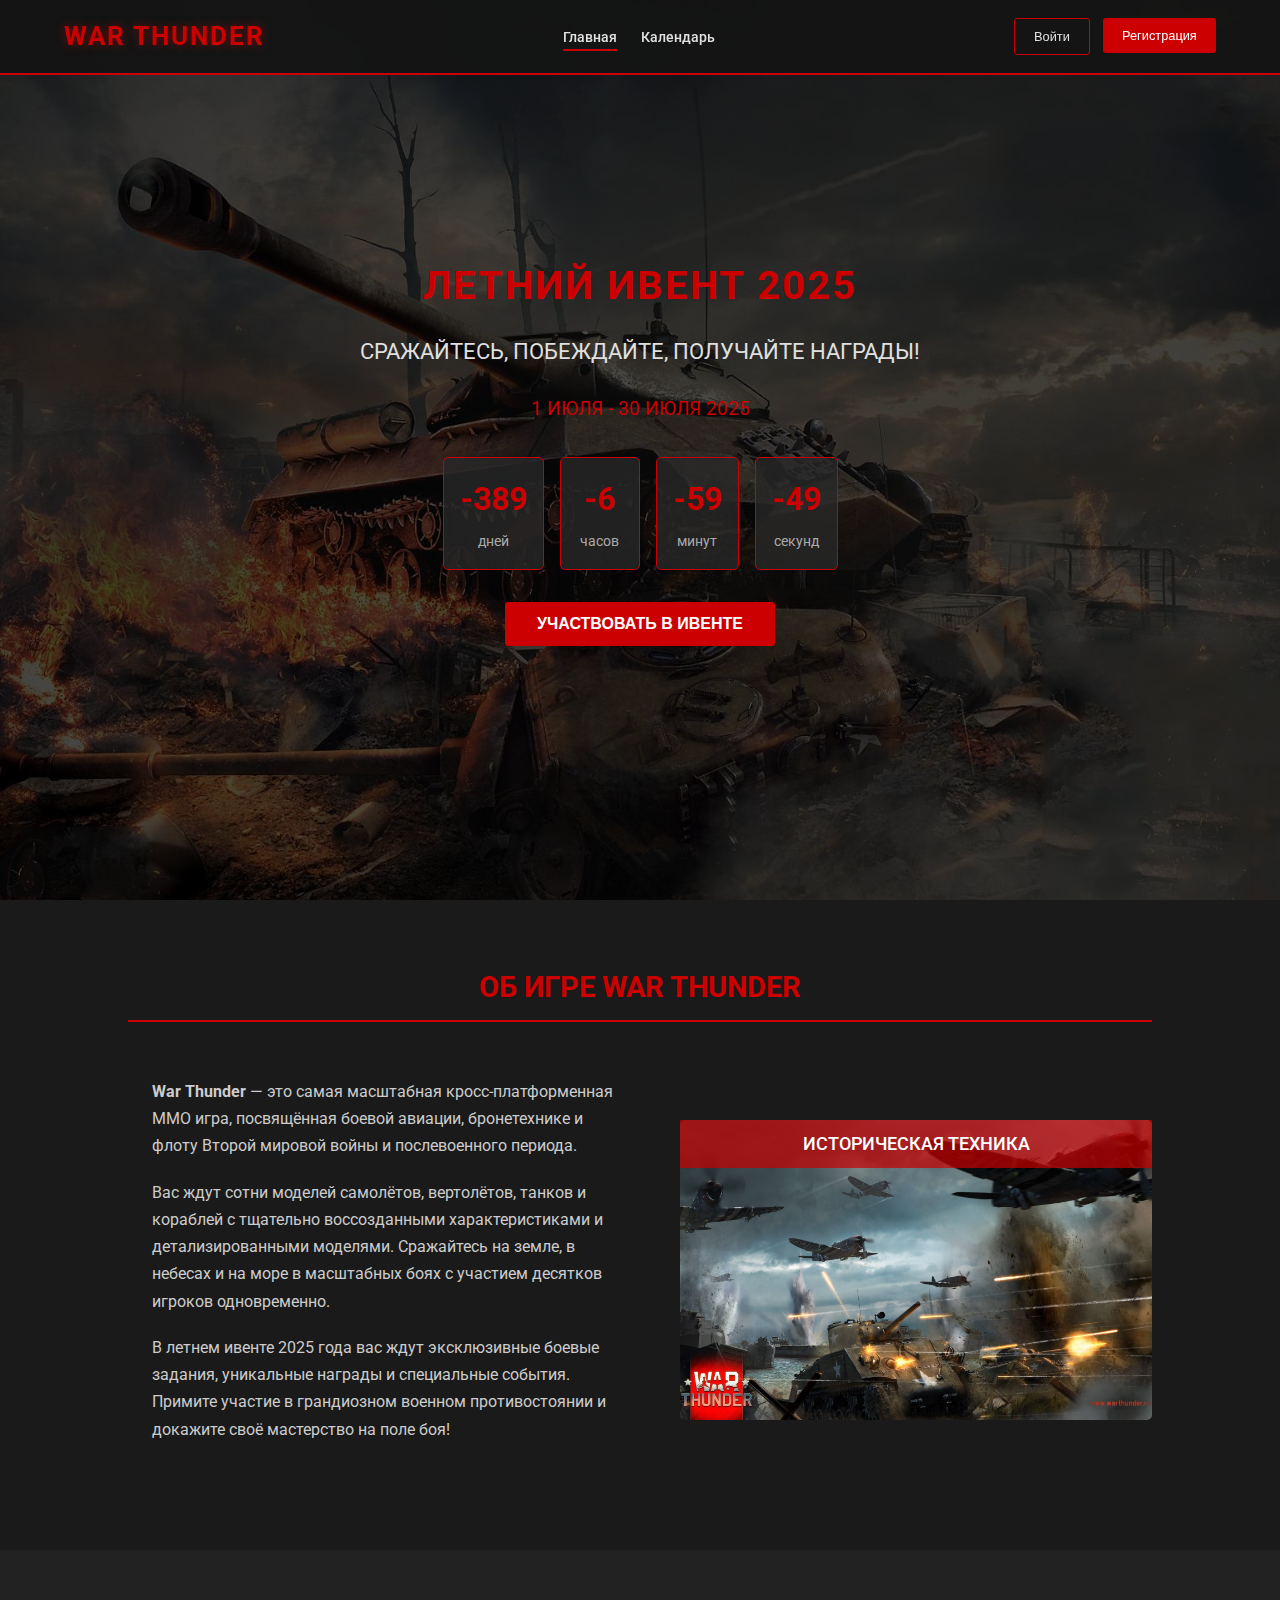
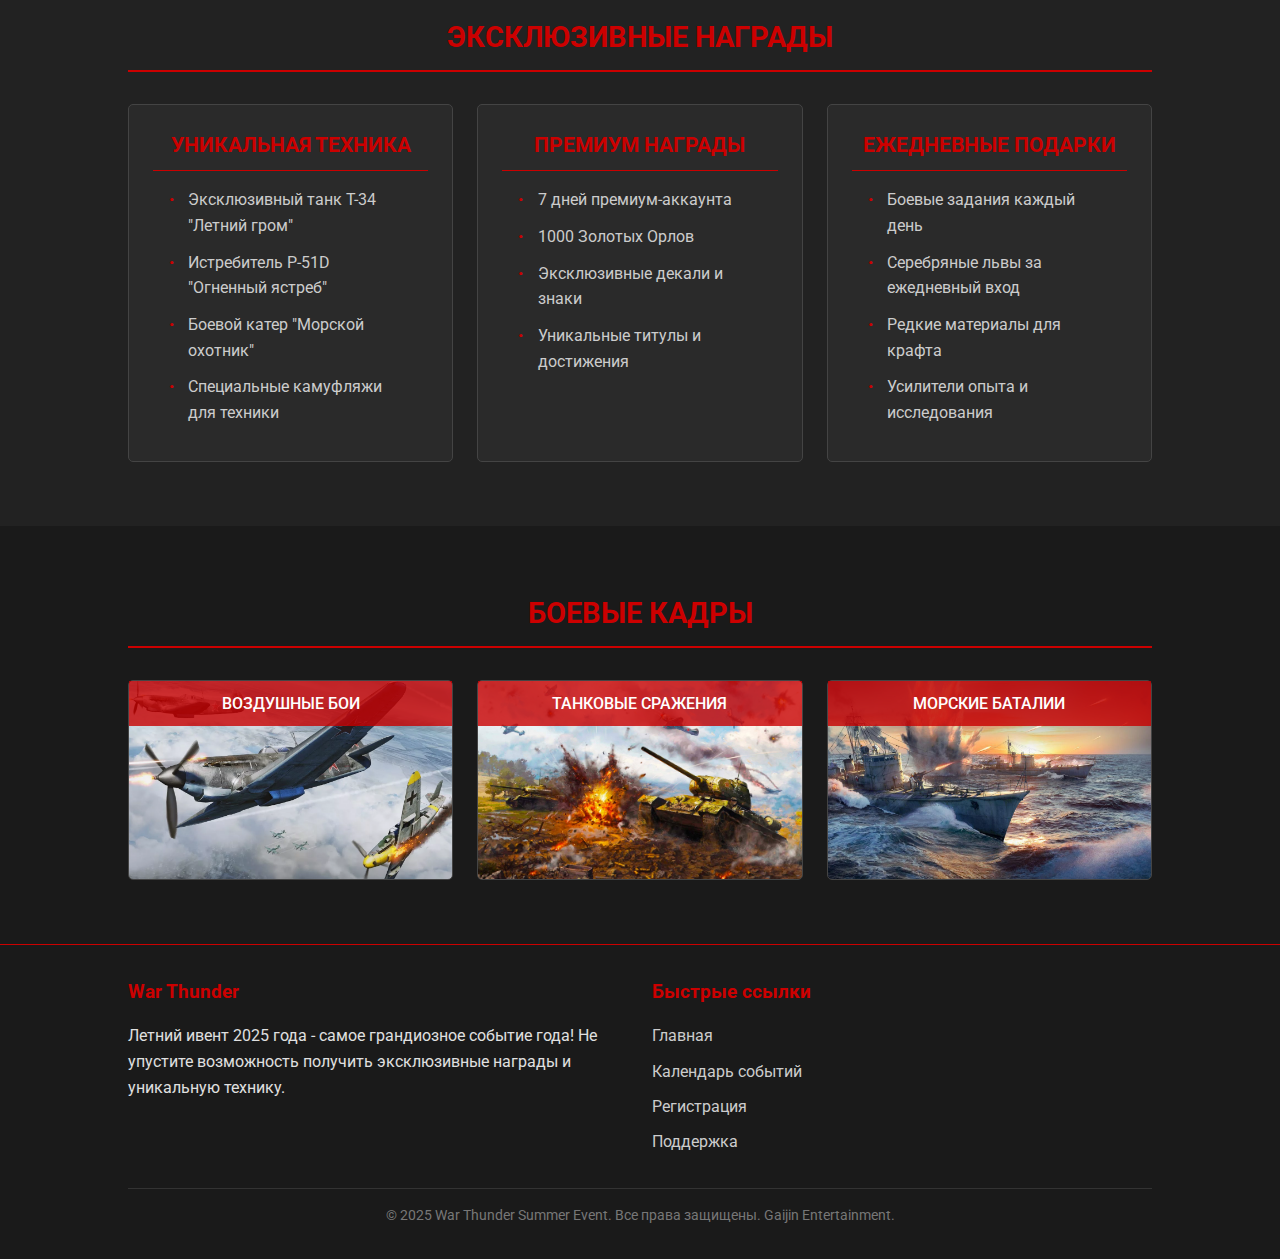
<file: html/index.html>
<!DOCTYPE html>
<html lang="ru">

<head>
    <meta charset="UTF-8">
    <meta name="viewport" content="width=device-width, initial-scale=1.0">
    <title>War Thunder - Летний ивент 2025</title>
    <link href="https://fonts.googleapis.com/css2?family=Roboto:wght@400;500;700&display=swap" rel="stylesheet">
    <link rel="stylesheet" href="../style/style.css">
</head>

<body>
    <header>
        <div class="logo">
            <div class="logo-text">WAR THUNDER</div>
        </div>
        <nav>
            <ul>
                <li><a href="#" class="active">Главная</a></li>
                <li><a href="../html/calendar.html">Календарь</a></li>
            </ul>
        </nav>
        <div class="auth-buttons">
            <a href="../html/reg.html"><button class="btn btn-login">Войти</button></a>
            <a href="../html/reg.html"> <button class="btn btn-register">Регистрация</button></a>
        </div>
    </header>

    <section class="hero">
        <h1>ЛЕТНИЙ ИВЕНТ 2025</h1>
        <h2>СРАЖАЙТЕСЬ, ПОБЕЖДАЙТЕ, ПОЛУЧАЙТЕ НАГРАДЫ!</h2>
        <div class="event-date">1 ИЮЛЯ - 30 ИЮЛЯ 2025</div>

        <div class="timer">
            <div class="timer-item">
                <div class="timer-value" id="days">00</div>
                <div class="timer-label">дней</div>
            </div>
            <div class="timer-item">
                <div class="timer-value" id="hours">00</div>
                <div class="timer-label">часов</div>
            </div>
            <div class="timer-item">
                <div class="timer-value" id="minutes">00</div>
                <div class="timer-label">минут</div>
            </div>
            <div class="timer-item">
                <div class="timer-value" id="seconds">00</div>
                <div class="timer-label">секунд</div>
            </div>
        </div>

        <button class="btn-hero">УЧАСТВОВАТЬ В ИВЕНТЕ</button>
    </section>

    <section class="section">
        <h2 class="section-title">ОБ ИГРЕ WAR THUNDER</h2>
        <div class="about-content">
            <div class="about-text">
                <p><strong>War Thunder</strong> — это самая масштабная кросс-платформенная MMO игра, посвящённая боевой авиации, бронетехнике и флоту Второй мировой войны и послевоенного периода.</p>
                <p>Вас ждут сотни моделей самолётов, вертолётов, танков и кораблей с тщательно воссозданными характеристиками и детализированными моделями. Сражайтесь на земле, в небесах и на море в масштабных боях с участием десятков игроков одновременно.</p>
                <p>В летнем ивенте 2025 года вас ждут эксклюзивные боевые задания, уникальные награды и специальные события. Примите участие в грандиозном военном противостоянии и докажите своё мастерство на поле боя!
                </p>
            </div>
            <div class="about-image">
                <div class="image-overlay">ИСТОРИЧЕСКАЯ ТЕХНИКА</div>
            </div>
        </div>
    </section>

    <section class="gifts">
        <h2 class="section-title">ЭКСКЛЮЗИВНЫЕ НАГРАДЫ</h2>
        <div class="gifts-container">
            <div class="gift-card">
                <h3 class="gift-title">УНИКАЛЬНАЯ ТЕХНИКА</h3>
                <ul class="gift-list">
                    <li>Эксклюзивный танк T-34 "Летний гром"</li>
                    <li>Истребитель P-51D "Огненный ястреб"</li>
                    <li>Боевой катер "Морской охотник"</li>
                    <li>Специальные камуфляжи для техники</li>
                </ul>
            </div>

            <div class="gift-card">
                <h3 class="gift-title">ПРЕМИУМ НАГРАДЫ</h3>
                <ul class="gift-list">
                    <li>7 дней премиум-аккаунта</li>
                    <li>1000 Золотых Орлов</li>
                    <li>Эксклюзивные декали и знаки</li>
                    <li>Уникальные титулы и достижения</li>
                </ul>
            </div>

            <div class="gift-card">
                <h3 class="gift-title">ЕЖЕДНЕВНЫЕ ПОДАРКИ</h3>
                <ul class="gift-list">
                    <li>Боевые задания каждый день</li>
                    <li>Серебряные львы за ежедневный вход</li>
                    <li>Редкие материалы для крафта</li>
                    <li>Усилители опыта и исследования</li>
                </ul>
            </div>
        </div>
    </section>

    <section class="footage-section">
        <h2 class="section-title">БОЕВЫЕ КАДРЫ</h2>
        <div class="footage-container">
            <div class="footage-item" style="background-image: url('../images/voz.jpg')">
                <div class="footage-overlay">ВОЗДУШНЫЕ БОИ</div>
            </div>
            <div class="footage-item" style="background-image: url('../images/tank.jpg')">
                <div class="footage-overlay">ТАНКОВЫЕ СРАЖЕНИЯ</div>
            </div>
            <div class="footage-item" style="background-image: url('../images/mor.jpg')">
                <div class="footage-overlay">МОРСКИЕ БАТАЛИИ</div>
            </div>
        </div>
    </section>

    <footer>
        <div class="footer-content">
            <div class="footer-section">
                <h3 class="footer-title">War Thunder</h3>
                <p>Летний ивент 2025 года - самое грандиозное событие года! Не упустите возможность получить эксклюзивные награды и уникальную технику.</p>
            </div>

            <div class="footer-section">
                <h3 class="footer-title">Быстрые ссылки</h3>
                <ul class="footer-links">
                    <li><a href="#">Главная</a></li>
                    <li><a href="#">Календарь событий</a></li>
                    <li><a href="#">Регистрация</a></li>
                    <li><a href="#">Поддержка</a></li>
                </ul>
            </div>
        </div>

        <div class="copyright">
            &copy; 2025 War Thunder Summer Event. Все права защищены. Gaijin Entertainment.
        </div>
    </footer>

    <script src="../script/script.js"></script>
</body>

</html>
</file>
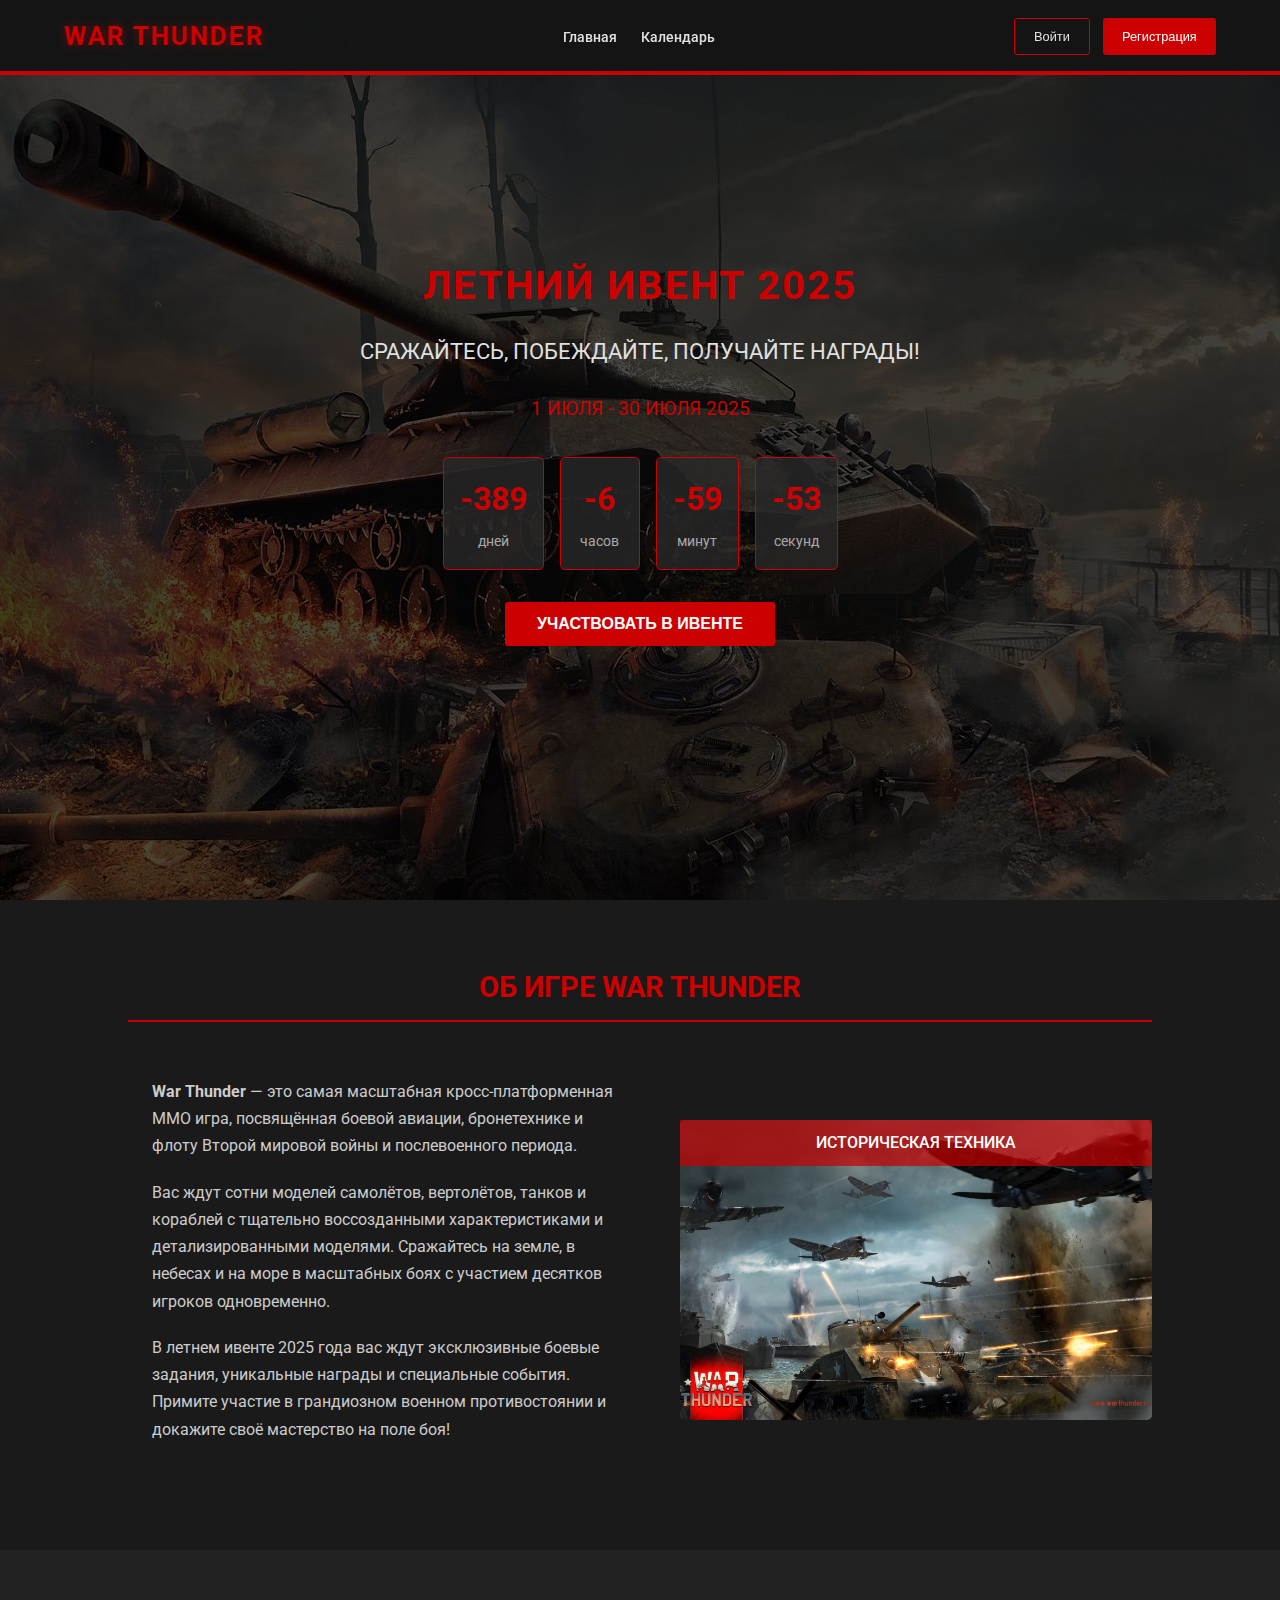
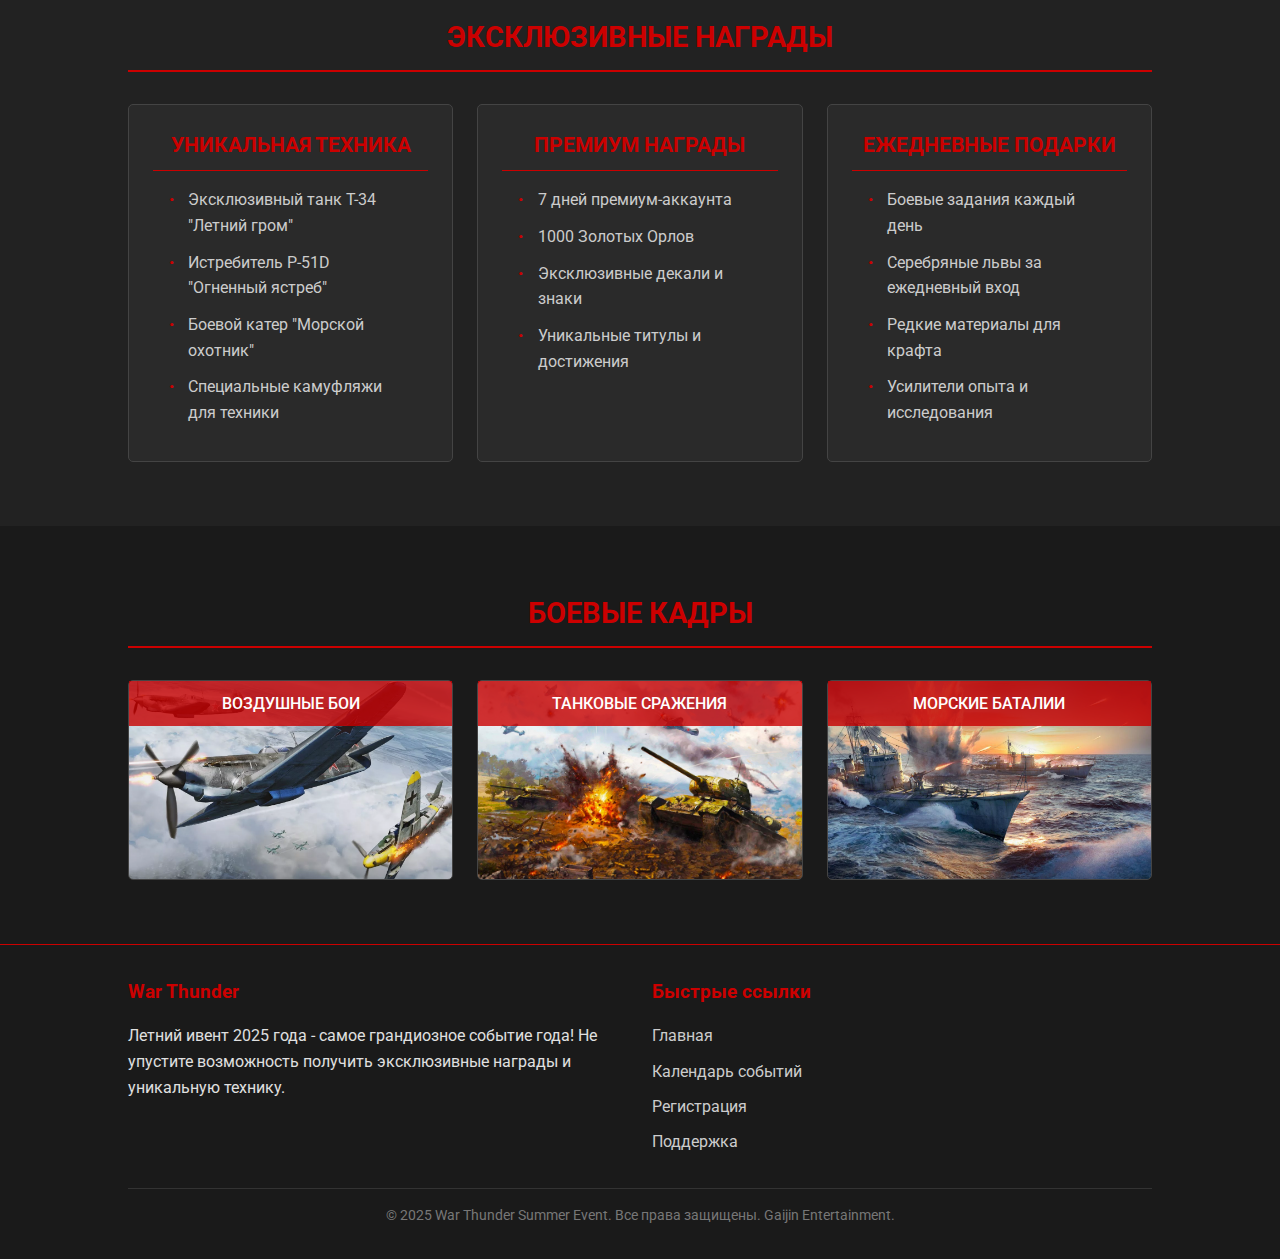
<file: event War Thunder/html/index.html>
<!DOCTYPE html>
<html lang="ru">

<head>
    <meta charset="UTF-8">
    <meta name="viewport" content="width=device-width, initial-scale=1.0">
    <title>War Thunder - Летний ивент 2025</title>
    <link href="https://fonts.googleapis.com/css2?family=Roboto:wght@400;500;700&display=swap" rel="stylesheet">
    <link rel="stylesheet" href="../style/style.css">
</head>

<body>

    <header>
        <div class="logo">
            <div class="logo-text">WAR THUNDER</div>
        </div>
        <nav>
            <ul>
                <li><a href="#" class="active">Главная</a></li>
                <li><a href="../html/calendar.html">Календарь</a></li>
            </ul>
        </nav>
        <div class="auth-buttons">
             <button class="btn btn-login">Войти</button>
            <button class="btn btn-register">Регистрация</button>
        </div>
    </header>


    <section class="hero">
        <h1>ЛЕТНИЙ ИВЕНТ 2025</h1>
        <h2>СРАЖАЙТЕСЬ, ПОБЕЖДАЙТЕ, ПОЛУЧАЙТЕ НАГРАДЫ!</h2>
        <div class="event-date">1 ИЮЛЯ - 30 ИЮЛЯ 2025</div>

        <div class="timer">
            <div class="timer-item">
                <div class="timer-value" id="days">00</div>
                <div class="timer-label">дней</div>
            </div>
            <div class="timer-item">
                <div class="timer-value" id="hours">00</div>
                <div class="timer-label">часов</div>
            </div>
            <div class="timer-item">
                <div class="timer-value" id="minutes">00</div>
                <div class="timer-label">минут</div>
            </div>
            <div class="timer-item">
                <div class="timer-value" id="seconds">00</div>
                <div class="timer-label">секунд</div>
            </div>
        </div>

        <button class="btn-hero">УЧАСТВОВАТЬ В ИВЕНТЕ</button>
    </section>


    <section class="section">
        <h2 class="section-title">ОБ ИГРЕ WAR THUNDER</h2>
        <div class="about-content">
            <div class="about-text">
                <p><strong>War Thunder</strong> — это самая масштабная кросс-платформенная MMO игра, посвящённая боевой
                    авиации, бронетехнике и флоту Второй мировой войны и послевоенного периода.</p>
                <p>Вас ждут сотни моделей самолётов, вертолётов, танков и кораблей с тщательно воссозданными
                    характеристиками и детализированными моделями. Сражайтесь на земле, в небесах и на море в масштабных
                    боях с участием десятков игроков одновременно.</p>
                <p>В летнем ивенте 2025 года вас ждут эксклюзивные боевые задания, уникальные награды и специальные
                    события. Примите участие в грандиозном военном противостоянии и докажите своё мастерство на поле
                    боя!</p>
            </div>
            <div class="about-image">
                <div class="image-overlay">ИСТОРИЧЕСКАЯ ТЕХНИКА</div>
            </div>
        </div>
    </section>


    <section class="gifts">
        <h2 class="section-title">ЭКСКЛЮЗИВНЫЕ НАГРАДЫ</h2>
        <div class="gifts-container">
            <div class="gift-card">
                <h3 class="gift-title">УНИКАЛЬНАЯ ТЕХНИКА</h3>
                <ul class="gift-list">
                    <li>Эксклюзивный танк T-34 "Летний гром"</li>
                    <li>Истребитель P-51D "Огненный ястреб"</li>
                    <li>Боевой катер "Морской охотник"</li>
                    <li>Специальные камуфляжи для техники</li>
                </ul>
            </div>

            <div class="gift-card">
                <h3 class="gift-title">ПРЕМИУМ НАГРАДЫ</h3>
                <ul class="gift-list">
                    <li>7 дней премиум-аккаунта</li>
                    <li>1000 Золотых Орлов</li>
                    <li>Эксклюзивные декали и знаки</li>
                    <li>Уникальные титулы и достижения</li>
                </ul>
            </div>

            <div class="gift-card">
                <h3 class="gift-title">ЕЖЕДНЕВНЫЕ ПОДАРКИ</h3>
                <ul class="gift-list">
                    <li>Боевые задания каждый день</li>
                    <li>Серебряные львы за ежедневный вход</li>
                    <li>Редкие материалы для крафта</li>
                    <li>Усилители опыта и исследования</li>
                </ul>
            </div>
        </div>
    </section>


    <section class="footage-section">
        <h2 class="section-title">БОЕВЫЕ КАДРЫ</h2>
        <div class="footage-container">
            <div class="footage-item" style="background-image: url('../images/voz.jpg')">
                <div class="footage-overlay">ВОЗДУШНЫЕ БОИ</div>
            </div>
            <div class="footage-item" style="background-image: url('../images/tank.jpg')">
                <div class="footage-overlay">ТАНКОВЫЕ СРАЖЕНИЯ</div>
            </div>
            <div class="footage-item" style="background-image: url('../images/mor.jpg')">
                <div class="footage-overlay">МОРСКИЕ БАТАЛИИ</div>
            </div>
        </div>
    </section>


    <footer>
        <div class="footer-content">
            <div class="footer-section">
                <h3 class="footer-title">War Thunder</h3>
                <p>Летний ивент 2025 года - самое грандиозное событие года! Не упустите возможность получить
                    эксклюзивные награды и уникальную технику.</p>
            </div>

            <div class="footer-section">
                <h3 class="footer-title">Быстрые ссылки</h3>
                <ul class="footer-links">
                    <li><a href="#">Главная</a></li>
                    <li><a href="#">Календарь событий</a></li>
                    <li><a href="#">Регистрация</a></li>
                    <li><a href="#">Поддержка</a></li>
                </ul>
            </div>
        </div>

        <div class="copyright">
            &copy; 2025 War Thunder Summer Event. Все права защищены. Gaijin Entertainment.
        </div>
    </footer>

    <script src="../script/script.js"></script>
</body>

</html>
</file>
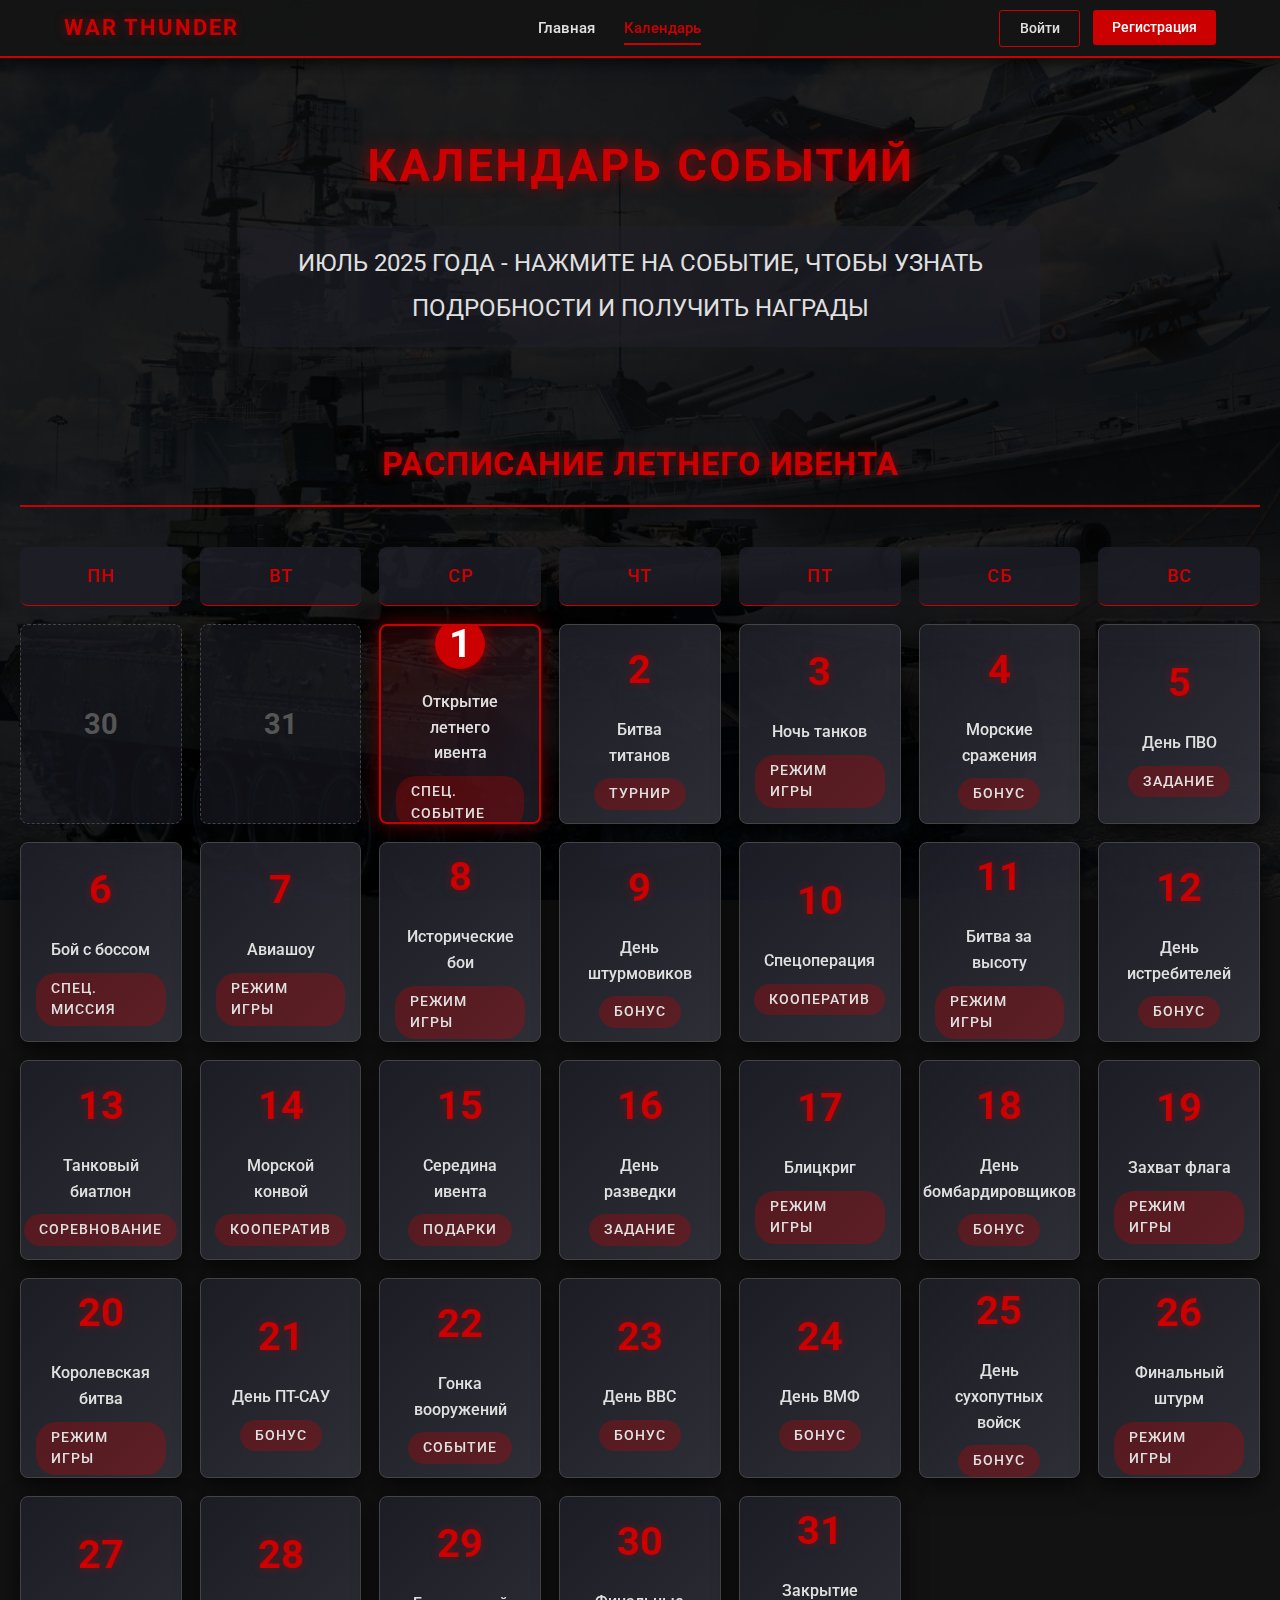
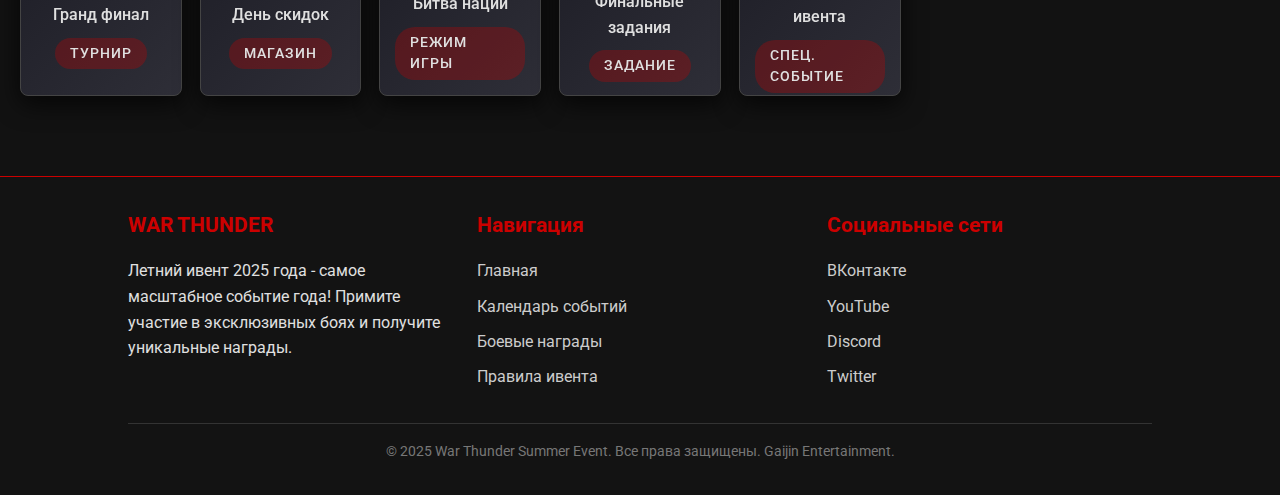
<file: html/calendar.html>
<!DOCTYPE html>
<html lang="ru">

<head>
    <meta charset="UTF-8">
    <meta name="viewport" content="width=device-width, initial-scale=1.0">
    <title>War Thunder - Календарь событий</title>
    <link href="https://fonts.googleapis.com/css2?family=Roboto:wght@400;500;700&display=swap" rel="stylesheet">
    <link rel="stylesheet" href="../style/calendar.css">
</head>

<body>
    <header>
        <div class="logo">
            <div class="logo-text">WAR THUNDER</div>
        </div>
        <nav>
            <ul>
                <li><a href="index.html">Главная</a></li>
                <li><a href="#" class="active">Календарь</a></li>

            </ul>
        </nav>
        <div class="auth-buttons">
            <a href="../html/reg.html"> <button class="btn btn-login">Войти</button></a>
            <a href="../html/reg.html"> <button class="btn btn-register">Регистрация</button></a>
        </div>
    </header>

    <section class="calendar-hero">
        <h1>КАЛЕНДАРЬ СОБЫТИЙ</h1>
        <h2>ИЮЛЬ 2025 ГОДА - НАЖМИТЕ НА СОБЫТИЕ, ЧТОБЫ УЗНАТЬ ПОДРОБНОСТИ И ПОЛУЧИТЬ НАГРАДЫ</h2>
    </section>

    <div class="calendar-container">
        <h2 class="section-title">РАСПИСАНИЕ ЛЕТНЕГО ИВЕНТА</h2>

        <div class="calendar-grid">
            <div class="calendar-header">Пн</div>
            <div class="calendar-header">Вт</div>
            <div class="calendar-header">Ср</div>
            <div class="calendar-header">Чт</div>
            <div class="calendar-header">Пт</div>
            <div class="calendar-header">Сб</div>
            <div class="calendar-header">Вс</div>


            <div class="calendar-day empty">30</div>
            <div class="calendar-day empty">31</div>


            <div class="calendar-day today">
                <div class="card">
                    <div class="card-front">
                        <div class="day-number">1</div>
                        <div class="event-title">Открытие летнего ивента</div>
                        <div class="event-type">Спец. событие</div>
                    </div>
                    <div class="card-back">
                        <div class="event-description">
                            Начало грандиозного летнего ивента 2025! Вас ждут:
                            <br><br> • Эксклюзивные боевые задания
                            <br> • Повышенные награды за бои
                            <br> • Подарочный набор для всех участников
                            <br><br> Присоединяйтесь к торжественному открытию!
                        </div>
                        <div class="event-rewards">
                            <div class="reward-item">Камуфляж "Летний гром"</div>
                            <div class="reward-item">1000 золотых орлов</div>
                            <div class="reward-item">3 боевых задания</div>
                        </div>
                    </div>
                </div>
            </div>

            <div class="calendar-day">
                <div class="card">
                    <div class="card-front">
                        <div class="day-number">2</div>
                        <div class="event-title">Битва титанов</div>
                        <div class="event-type">Турнир</div>
                    </div>
                    <div class="card-back">
                        <div class="event-description">
                            Ежегодный турнир для элитных эскадрилий:
                            <br><br> • Командные бои 8х8
                            <br> • Без ограничений по БР
                            <br> • Призы за каждый выигранный бой
                            <br><br> Докажите, что ваша команда лучшая!
                        </div>
                        <div class="event-rewards">
                            <div class="reward-item">Уникальный значок "Титан"</div>
                            <div class="reward-item">500 золотых орлов</div>
                            <div class="reward-item">Усилитель RP +300%</div>
                        </div>
                    </div>
                </div>
            </div>

            <div class="calendar-day">
                <div class="card">
                    <div class="card-front">
                        <div class="day-number">3</div>
                        <div class="event-title">Ночь танков</div>
                        <div class="event-type">Режим игры</div>
                    </div>
                    <div class="card-back">
                        <div class="event-description">
                            Эксклюзивный ночной режим для танкистов:
                            <br><br> • Карты с ночным освещением
                            <br> • Тепловизоры и приборы ночного видения
                            <br> • Увеличенный доход SL
                            <br><br> Охота начинается с заходом солнца!
                        </div>
                        <div class="event-rewards">
                            <div class="reward-item">Ночной камуфляж</div>
                            <div class="reward-item">200,000 серебряных львов</div>
                            <div class="reward-item">Усилитель SL +150%</div>
                        </div>
                    </div>
                </div>
            </div>

            <div class="calendar-day">
                <div class="card">
                    <div class="card-front">
                        <div class="day-number">4</div>
                        <div class="event-title">Морские сражения</div>
                        <div class="event-type">Бонус</div>
                    </div>
                    <div class="card-back">
                        <div class="event-description">
                            Двойные награды за морские бои:
                            <br><br> • +100% к опыту и серебру
                            <br> • Ускоренная прокачка флота
                            <br> • Специальные задания для моряков
                            <br><br> Пора показать силу своего флота!
                        </div>
                        <div class="event-rewards">
                            <div class="reward-item">Морской флаг "Гроза морей"</div>
                            <div class="reward-item">150,000 серебряных львов</div>
                            <div class="reward-item">3 боевых задания</div>
                        </div>
                    </div>
                </div>
            </div>

            <div class="calendar-day">
                <div class="card">
                    <div class="card-front">
                        <div class="day-number">5</div>
                        <div class="event-title">День ПВО</div>
                        <div class="event-type">Задание</div>
                    </div>
                    <div class="card-back">
                        <div class="event-description">
                            Специальное задание для зенитчиков:
                            <br><br> • Уничтожьте 15 самолётов
                            <br> • Защитите наземные цели
                            <br> • Получите уникальные награды
                            <br><br> Небо должно быть чистым!
                        </div>
                        <div class="event-rewards">
                            <div class="reward-item">Значок "Небесный щит"</div>
                            <div class="reward-item">100,000 серебряных львов</div>
                            <div class="reward-item">Усилитель RP +150%</div>
                        </div>
                    </div>
                </div>
            </div>

            <div class="calendar-day">
                <div class="card">
                    <div class="card-front">
                        <div class="day-number">6</div>
                        <div class="event-title">Бой с боссом</div>
                        <div class="event-type">Спец. миссия</div>
                    </div>
                    <div class="card-back">
                        <div class="event-description">
                            Уникальная миссия против супертанка:
                            <br><br> • Командный бой 16 игроков
                            <br> • Огромный босс с мощным вооружением
                            <br> • Тактика и координация решают всё
                            <br><br> Сможете ли вы победить Маус?
                        </div>
                        <div class="event-rewards">
                            <div class="reward-item">Уникальный камуфляж "Охотник"</div>
                            <div class="reward-item">300,000 серебряных львов</div>
                            <div class="reward-item">5 универсальных боевых заданий</div>
                        </div>
                    </div>
                </div>
            </div>

            <div class="calendar-day">
                <div class="card">
                    <div class="card-front">
                        <div class="day-number">7</div>
                        <div class="event-title">Авиашоу</div>
                        <div class="event-type">Режим игры</div>
                    </div>
                    <div class="card-back">
                        <div class="event-description">
                            Демонстрация мастерства пилотов:
                            <br><br> • Гонки на реактивных самолётах
                            <br> • Фигурные полёты и трюки
                            <br> • Конкурс на лучшего пилота
                            <br><br> Покажите своё мастерство в небе!
                        </div>
                        <div class="event-rewards">
                            <div class="reward-item">Значок "Ас неба"</div>
                            <div class="reward-item">150,000 серебряных львов</div>
                            <div class="reward-item">Усилитель RP +200%</div>
                        </div>
                    </div>
                </div>
            </div>

            <div class="calendar-day">
                <div class="card">
                    <div class="card-front">
                        <div class="day-number">8</div>
                        <div class="event-title">Исторические бои</div>
                        <div class="event-type">Режим игры</div>
                    </div>
                    <div class="card-back">
                        <div class="event-description">
                            Режим исторических сражений:
                            <br><br> • Точные реконструкции боёв
                            <br> • Аутентичная техника и карты
                            <br> • Дополнительные награды за реализм
                            <br><br> Окунитесь в историю сражений!
                        </div>
                        <div class="event-rewards">
                            <div class="reward-item">Исторический камуфляж</div>
                            <div class="reward-item">100,000 серебряных львов</div>
                            <div class="reward-item">Усилитель RP +150%</div>
                        </div>
                    </div>
                </div>
            </div>

            <div class="calendar-day">
                <div class="card">
                    <div class="card-front">
                        <div class="day-number">9</div>
                        <div class="event-title">День штурмовиков</div>
                        <div class="event-type">Бонус</div>
                    </div>
                    <div class="card-back">
                        <div class="event-description">
                            Бонусы за игру на штурмовиках:
                            <br><br> • +50% к опыту за уничтожение наземных целей
                            <br> • Дополнительные награды за штурмовку
                            <br> • Специальные задания для штурмовиков
                            <br><br> Целься точно, бей сильно!
                        </div>
                        <div class="event-rewards">
                            <div class="reward-item">Значок "Гроза танков"</div>
                            <div class="reward-item">75,000 серебряных львов</div>
                            <div class="reward-item">Усилитель RP +100%</div>
                        </div>
                    </div>
                </div>
            </div>

            <div class="calendar-day">
                <div class="card">
                    <div class="card-front">
                        <div class="day-number">10</div>
                        <div class="event-title">Спецоперация</div>
                        <div class="event-type">Кооператив</div>
                    </div>
                    <div class="card-back">
                        <div class="event-description">
                            Кооперативная спецоперация:
                            <br><br> • 4 игрока против ИИ
                            <br> • Стратегические цели
                            <br> • Уникальные награды за прохождение
                            <br><br> Только командная работа приведёт к победе!
                        </div>
                        <div class="event-rewards">
                            <div class="reward-item">Уникальный камуфляж "Спецназ"</div>
                            <div class="reward-item">200,000 серебряных львов</div>
                            <div class="reward-item">Усилитель SL +200%</div>
                        </div>
                    </div>
                </div>
            </div>

            <div class="calendar-day">
                <div class="card">
                    <div class="card-front">
                        <div class="day-number">11</div>
                        <div class="event-title">Битва за высоту</div>
                        <div class="event-type">Режим игры</div>
                    </div>
                    <div class="card-back">
                        <div class="event-description">
                            Новый режим захвата высот:
                            <br><br> • Контроль стратегических высот
                            <br> • Усиленная оборона точек
                            <br> • Дополнительные награды за удержание
                            <br><br> Кто контролирует высоту - контролирует поле боя!
                        </div>
                        <div class="event-rewards">
                            <div class="reward-item">Значок "За высоту!"</div>
                            <div class="reward-item">120,000 серебряных львов</div>
                            <div class="reward-item">Усилитель RP +150%</div>
                        </div>
                    </div>
                </div>
            </div>

            <div class="calendar-day">
                <div class="card">
                    <div class="card-front">
                        <div class="day-number">12</div>
                        <div class="event-title">День истребителей</div>
                        <div class="event-type">Бонус</div>
                    </div>
                    <div class="card-back">
                        <div class="event-description">
                            Бонусы за игру на истребителях:
                            <br><br> • +50% к опыту за воздушные победы
                            <br> • Дополнительные награды за перехваты
                            <br> • Специальные задания для истребителей
                            <br><br> Завоюйте господство в небе!
                        </div>
                        <div class="event-rewards">
                            <div class="reward-item">Значок "Воздушный ас"</div>
                            <div class="reward-item">100,000 серебряных львов</div>
                            <div class="reward-item">Усилитель RP +100%</div>
                        </div>
                    </div>
                </div>
            </div>

            <div class="calendar-day">
                <div class="card">
                    <div class="card-front">
                        <div class="day-number">13</div>
                        <div class="event-title">Танковый биатлон</div>
                        <div class="event-type">Соревнование</div>
                    </div>
                    <div class="card-back">
                        <div class="event-description">
                            Скоростное соревнование для танкистов:
                            <br><br> • Полоса препятствий
                            <br> • Точная стрельба по мишеням
                            <br> • Лучшее время получает призы
                            <br><br> Проверьте свои навыки вождения и стрельбы!
                        </div>
                        <div class="event-rewards">
                            <div class="reward-item">Уникальный камуфляж "Биатлон"</div>
                            <div class="reward-item">150,000 серебряных львов</div>
                            <div class="reward-item">Усилитель SL +150%</div>
                        </div>
                    </div>
                </div>
            </div>

            <div class="calendar-day">
                <div class="card">
                    <div class="card-front">
                        <div class="day-number">14</div>
                        <div class="event-title">Морской конвой</div>
                        <div class="event-type">Кооператив</div>
                    </div>
                    <div class="card-back">
                        <div class="event-description">
                            Защитите конвой от атак:
                            <br><br> • Эскорт торговых судов
                            <br> • Отражение атак с воздуха и моря
                            <br> • Награды за спасённые корабли
                            <br><br> Безопасность конвоя - ваша задача!
                        </div>
                        <div class="event-rewards">
                            <div class="reward-item">Морской флаг "Защитник"</div>
                            <div class="reward-item">180,000 серебряных львов</div>
                            <div class="reward-item">Усилитель RP +200%</div>
                        </div>
                    </div>
                </div>
            </div>

            <div class="calendar-day">
                <div class="card">
                    <div class="card-front">
                        <div class="day-number">15</div>
                        <div class="event-title">Середина ивента</div>
                        <div class="event-type">Подарки</div>
                    </div>
                    <div class="card-back">
                        <div class="event-description">
                            Подарки всем участникам ивента:
                            <br><br> • Бесплатный набор припасов
                            <br> • Усилители опыта и серебра
                            <br> • Скидка 50% на премиум аккаунт
                            <br><br> Продолжайте участвовать в ивенте!
                        </div>
                        <div class="event-rewards">
                            <div class="reward-item">Набор припасов (x10)</div>
                            <div class="reward-item">Усилитель RP +300% (1 час)</div>
                            <div class="reward-item">Усилитель SL +300% (1 час)</div>
                        </div>
                    </div>
                </div>
            </div>

            <div class="calendar-day">
                <div class="card">
                    <div class="card-front">
                        <div class="day-number">16</div>
                        <div class="event-title">День разведки</div>
                        <div class="event-type">Задание</div>
                    </div>
                    <div class="card-back">
                        <div class="event-description">
                            Специальное задание для разведчиков:
                            <br><br> • Обнаружьте 50 вражеских целей
                            <br> • Уничтожьте 10 целей с помощью разведки
                            <br> • Получите уникальные награды
                            <br><br> Информация - ключ к победе!
                        </div>
                        <div class="event-rewards">
                            <div class="reward-item">Значок "Око армии"</div>
                            <div class="reward-item">100,000 серебряных львов</div>
                            <div class="reward-item">Усилитель RP +150%</div>
                        </div>
                    </div>
                </div>
            </div>

            <div class="calendar-day">
                <div class="card">
                    <div class="card-front">
                        <div class="day-number">17</div>
                        <div class="event-title">Блицкриг</div>
                        <div class="event-type">Режим игры</div>
                    </div>
                    <div class="card-back">
                        <div class="event-description">
                            Режим быстрых танковых боёв:
                            <br><br> • Уменьшенные карты
                            <br> • Ускоренный темп игры
                            <br> • Двойные очки за захват точек
                            <br><br> Скорость и агрессия - залог победы!
                        </div>
                        <div class="event-rewards">
                            <div class="reward-item">Камуфляж "Молниеносный"</div>
                            <div class="reward-item">150,000 серебряных львов</div>
                            <div class="reward-item">Усилитель SL +150%</div>
                        </div>
                    </div>
                </div>
            </div>

            <div class="calendar-day">
                <div class="card">
                    <div class="card-front">
                        <div class="day-number">18</div>
                        <div class="event-title">День бомбардировщиков</div>
                        <div class="event-type">Бонус</div>
                    </div>
                    <div class="card-back">
                        <div class="event-description">
                            Бонусы за игру на бомбардировщиках:
                            <br><br> • +50% к опыту за уничтожение наземных целей
                            <br> • Дополнительные награды за бомбардировку
                            <br> • Специальные задания для бомбардировщиков
                            <br><br> Нанесите удар с воздуха!
                        </div>
                        <div class="event-rewards">
                            <div class="reward-item">Значок "Небесный молот"</div>
                            <div class="reward-item">120,000 серебряных львов</div>
                            <div class="reward-item">Усилитель RP +100%</div>
                        </div>
                    </div>
                </div>
            </div>

            <div class="calendar-day">
                <div class="card">
                    <div class="card-front">
                        <div class="day-number">19</div>
                        <div class="event-title">Захват флага</div>
                        <div class="event-type">Режим игры</div>
                    </div>
                    <div class="card-back">
                        <div class="event-description">
                            Классический режим захвата флага:
                            <br><br> • Захватите флаг противника
                            <br> • Защитите свой флаг
                            <br> • Дополнительные награды за успешный захват
                            <br><br> Старая добрая классика!
                        </div>
                        <div class="event-rewards">
                            <div class="reward-item">Значок "Знаменосец"</div>
                            <div class="reward-item">100,000 серебряных львов</div>
                            <div class="reward-item">Усилитель RP +150%</div>
                        </div>
                    </div>
                </div>
            </div>

            <div class="calendar-day">
                <div class="card">
                    <div class="card-front">
                        <div class="day-number">20</div>
                        <div class="event-title">Королевская битва</div>
                        <div class="event-type">Режим игры</div>
                    </div>
                    <div class="card-back">
                        <div class="event-description">
                            Битва на выживание:
                            <br><br> • 20 игроков в свободном бою
                            <br> • Уменьшающаяся зона
                            <br> • Уникальные награды за победу
                            <br><br> Последний выживший получает всё!
                        </div>
                        <div class="event-rewards">
                            <div class="reward-item">Камуфляж "Выживший"</div>
                            <div class="reward-item">250,000 серебряных львов</div>
                            <div class="reward-item">Усилитель SL +300%</div>
                        </div>
                    </div>
                </div>
            </div>

            <div class="calendar-day">
                <div class="card">
                    <div class="card-front">
                        <div class="day-number">21</div>
                        <div class="event-title">День ПТ-САУ</div>
                        <div class="event-type">Бонус</div>
                    </div>
                    <div class="card-back">
                        <div class="event-description">
                            Бонусы за игру на противотанковых САУ:
                            <br><br> • +50% к опыту за уничтожение танков
                            <br> • Дополнительные награды за дальние выстрелы
                            <br> • Специальные задания для ПТ-САУ
                            <br><br> Точный выстрел - гарантия успеха!
                        </div>
                        <div class="event-rewards">
                            <div class="reward-item">Значок "Снайпер"</div>
                            <div class="reward-item">90,000 серебряных львов</div>
                            <div class="reward-item">Усилитель RP +100%</div>
                        </div>
                    </div>
                </div>
            </div>

            <div class="calendar-day">
                <div class="card">
                    <div class="card-front">
                        <div class="day-number">22</div>
                        <div class="event-title">Гонка вооружений</div>
                        <div class="event-type">Событие</div>
                    </div>
                    <div class="card-back">
                        <div class="event-description">
                            Специальное событие с новой техникой:
                            <br><br> • Тест-драйв экспериментальных машин
                            <br> • Уникальные задания для новой техники
                            <br> • Награды за участие
                            <br><br> Первыми опробуйте новинки!
                        </div>
                        <div class="event-rewards">
                            <div class="reward-item">Усилитель RP +500% (1 час)</div>
                            <div class="reward-item">200,000 серебряных львов</div>
                            <div class="reward-item">Скидка 30% на премиум технику</div>
                        </div>
                    </div>
                </div>
            </div>

            <div class="calendar-day">
                <div class="card">
                    <div class="card-front">
                        <div class="day-number">23</div>
                        <div class="event-title">День ВВС</div>
                        <div class="event-type">Бонус</div>
                    </div>
                    <div class="card-back">
                        <div class="event-description">
                            Бонусы за все воздушные бои:
                            <br><br> • +30% к опыту и серебру
                            <br> • Ускоренная прокачка авиации
                            <br> • Специальные задания для лётчиков
                            <br><br> Поднимитесь в небо!
                        </div>
                        <div class="event-rewards">
                            <div class="reward-item">Авиационный камуфляж</div>
                            <div class="reward-item">150,000 серебряных львов</div>
                            <div class="reward-item">Усилитель RP +150%</div>
                        </div>
                    </div>
                </div>
            </div>

            <div class="calendar-day">
                <div class="card">
                    <div class="card-front">
                        <div class="day-number">24</div>
                        <div class="event-title">День ВМФ</div>
                        <div class="event-type">Бонус</div>
                    </div>
                    <div class="card-back">
                        <div class="event-description">
                            Бонусы за все морские бои:
                            <br><br> • +30% к опыту и серебру
                            <br> • Ускоренная прокачка флота
                            <br> • Специальные задания для моряков
                            <br><br> Выходите в открытое море!
                        </div>
                        <div class="event-rewards">
                            <div class="reward-item">Морской флаг "Морской волк"</div>
                            <div class="reward-item">150,000 серебряных львов</div>
                            <div class="reward-item">Усилитель RP +150%</div>
                        </div>
                    </div>
                </div>
            </div>

            <div class="calendar-day">
                <div class="card">
                    <div class="card-front">
                        <div class="day-number">25</div>
                        <div class="event-title">День сухопутных войск</div>
                        <div class="event-type">Бонус</div>
                    </div>
                    <div class="card-back">
                        <div class="event-description">
                            Бонусы за все наземные бои:
                            <br><br> • +30% к опыту и серебру
                            <br> • Ускоренная прокачка бронетехники
                            <br> • Специальные задания для танкистов
                            <br><br> В бой, танкисты!
                        </div>
                        <div class="event-rewards">
                            <div class="reward-item">Танковый камуфляж</div>
                            <div class="reward-item">150,000 серебряных львов</div>
                            <div class="reward-item">Усилитель RP +150%</div>
                        </div>
                    </div>
                </div>
            </div>

            <div class="calendar-day">
                <div class="card">
                    <div class="card-front">
                        <div class="day-number">26</div>
                        <div class="event-title">Финальный штурм</div>
                        <div class="event-type">Режим игры</div>
                    </div>
                    <div class="card-back">
                        <div class="event-description">
                            Командная атака укреплённой позиции:
                            <br><br> • Штурм вражеской базы
                            <br> • Мощная оборона ИИ
                            <br> • Награды за успешный штурм
                            <br><br> Прорвите оборону противника!
                        </div>
                        <div class="event-rewards">
                            <div class="reward-item">Значок "Штурмовик"</div>
                            <div class="reward-item">200,000 серебряных львов</div>
                            <div class="reward-item">Усилитель SL +200%</div>
                        </div>
                    </div>
                </div>
            </div>

            <div class="calendar-day">
                <div class="card">
                    <div class="card-front">
                        <div class="day-number">27</div>
                        <div class="event-title">Гранд финал</div>
                        <div class="event-type">Турнир</div>
                    </div>
                    <div class="card-back">
                        <div class="event-description">
                            Финал летнего турнира:
                            <br><br> • Лучшие команды месяца
                            <br> • Суперпризы для победителей
                            <br> • Эксклюзивные награды для всех участников
                            <br><br> Кто станет чемпионом лета 2025?
                        </div>
                        <div class="event-rewards">
                            <div class="reward-item">Уникальный танк (для победителей)</div>
                            <div class="reward-item">500 золотых орлов</div>
                            <div class="reward-item">Усилитель RP +500%</div>
                        </div>
                    </div>
                </div>
            </div>

            <div class="calendar-day">
                <div class="card">
                    <div class="card-front">
                        <div class="day-number">28</div>
                        <div class="event-title">День скидок</div>
                        <div class="event-type">Магазин</div>
                    </div>
                    <div class="card-back">
                        <div class="event-description">
                            Специальные предложения в магазине:
                            <br><br> • Скидки до 50% на премиум технику
                            <br> • Бонусы при покупке золотых орлов
                            <br> • Специальные наборы для участников ивента
                            <br><br> Не упустите выгодные предложения!
                        </div>
                        <div class="event-rewards">
                            <div class="reward-item">+15% бонус на покупку золота</div>
                            <div class="reward-item">Скидка 30% на премиум аккаунт</div>
                            <div class="reward-item">Специальный набор "Лето-2025"</div>
                        </div>
                    </div>
                </div>
            </div>

            <div class="calendar-day">
                <div class="card">
                    <div class="card-front">
                        <div class="day-number">29</div>
                        <div class="event-title">Битва наций</div>
                        <div class="event-type">Режим игры</div>
                    </div>
                    <div class="card-back">
                        <div class="event-description">
                            Сражение между странами:
                            <br><br> • СССР vs Германия vs США vs Великобритания
                            <br> • Бонусы за победу своей нации
                            <br> • Уникальные награды для лучших игроков
                            <br><br> За какую страну будете сражаться?
                        </div>
                        <div class="event-rewards">
                            <div class="reward-item">Национальный флаг</div>
                            <div class="reward-item">150,000 серебряных львов</div>
                            <div class="reward-item">Усилитель RP +200%</div>
                        </div>
                    </div>
                </div>
            </div>

            <div class="calendar-day">
                <div class="card">
                    <div class="card-front">
                        <div class="day-number">30</div>
                        <div class="event-title">Финальные задания</div>
                        <div class="event-type">Задание</div>
                    </div>
                    <div class="card-back">
                        <div class="event-description">
                            Последний шанс получить награды:
                            <br><br> • Завершите все незаконченные задания
                            <br> • Получите бонусные материалы
                            <br> • Обменяйте накопленные очки
                            <br><br> Завершите ивент с максимальной выгодой!
                        </div>
                        <div class="event-rewards">
                            <div class="reward-item">Эксклюзивная техника (за 15 заданий)</div>
                            <div class="reward-item">300,000 серебряных львов</div>
                            <div class="reward-item">Усилитель RP +300%</div>
                        </div>
                    </div>
                </div>
            </div>

            <div class="calendar-day">
                <div class="card">
                    <div class="card-front">
                        <div class="day-number">31</div>
                        <div class="event-title">Закрытие ивента</div>
                        <div class="event-type">Спец. событие</div>
                    </div>
                    <div class="card-back">
                        <div class="event-description">
                            Торжественное закрытие летнего ивента:
                            <br><br> • Фейерверк на всех картах
                            <br> • Подарки всем участникам
                            <br> • Подведение итогов и награждение победителей
                            <br><br> Спасибо за участие! До новых встреч!
                        </div>
                        <div class="event-rewards">
                            <div class="reward-item">Памятный значок "Лето-2025"</div>
                            <div class="reward-item">500 золотых орлов</div>
                            <div class="reward-item">Усилитель SL +500%</div>
                        </div>
                    </div>
                </div>
            </div>


        </div>
    </div>

    <div id="eventModal" class="modal">
        <div class="modal-content">
            <span class="close">&times;</span>
            <div class="modal-day-number" id="modalDayNumber">1</div>
            <div class="modal-event-title" id="modalEventTitle">Открытие летнего ивента</div>
            <div class="modal-event-type" id="modalEventType">Спец. событие</div>
            <div class="modal-event-description" id="modalEventDescription">
                Начало грандиозного летнего ивента 2025! Вас ждут:
                <br><br> • Эксклюзивные боевые задания
                <br> • Повышенные награды за бои
                <br> • Подарочный набор для всех участников
                <br><br> Присоединяйтесь к торжественному открытию!
            </div>
            <div class="modal-event-rewards" id="modalEventRewards">
                <div class="modal-reward-item">Камуфляж "Летний гром"</div>
                <div class="modal-reward-item">1000 золотых орлов</div>
                <div class="modal-reward-item">3 боевых задания</div>
            </div>
        </div>
    </div>

    <footer>
        <div class="footer-content">
            <div class="footer-section">
                <h3 class="footer-title">WAR THUNDER</h3>
                <p>Летний ивент 2025 года - самое масштабное событие года! Примите участие в эксклюзивных боях и получите уникальные награды.</p>
            </div>

            <div class="footer-section">
                <h3 class="footer-title">Навигация</h3>
                <ul class="footer-links">
                    <li><a href="index.html">Главная</a></li>
                    <li><a href="#">Календарь событий</a></li>
                    <li><a href="#">Боевые награды</a></li>
                    <li><a href="#">Правила ивента</a></li>
                </ul>
            </div>

            <div class="footer-section">
                <h3 class="footer-title">Социальные сети</h3>
                <ul class="footer-links">
                    <li><a href="#">ВКонтакте</a></li>
                    <li><a href="#">YouTube</a></li>
                    <li><a href="#">Discord</a></li>
                    <li><a href="#">Twitter</a></li>
                </ul>
            </div>
        </div>

        <div class="copyright">
            &copy; 2025 War Thunder Summer Event. Все права защищены. Gaijin Entertainment.
        </div>
    </footer>

    <script src="../script/calendar.js">
    </script>
</body>

</html>
</file>
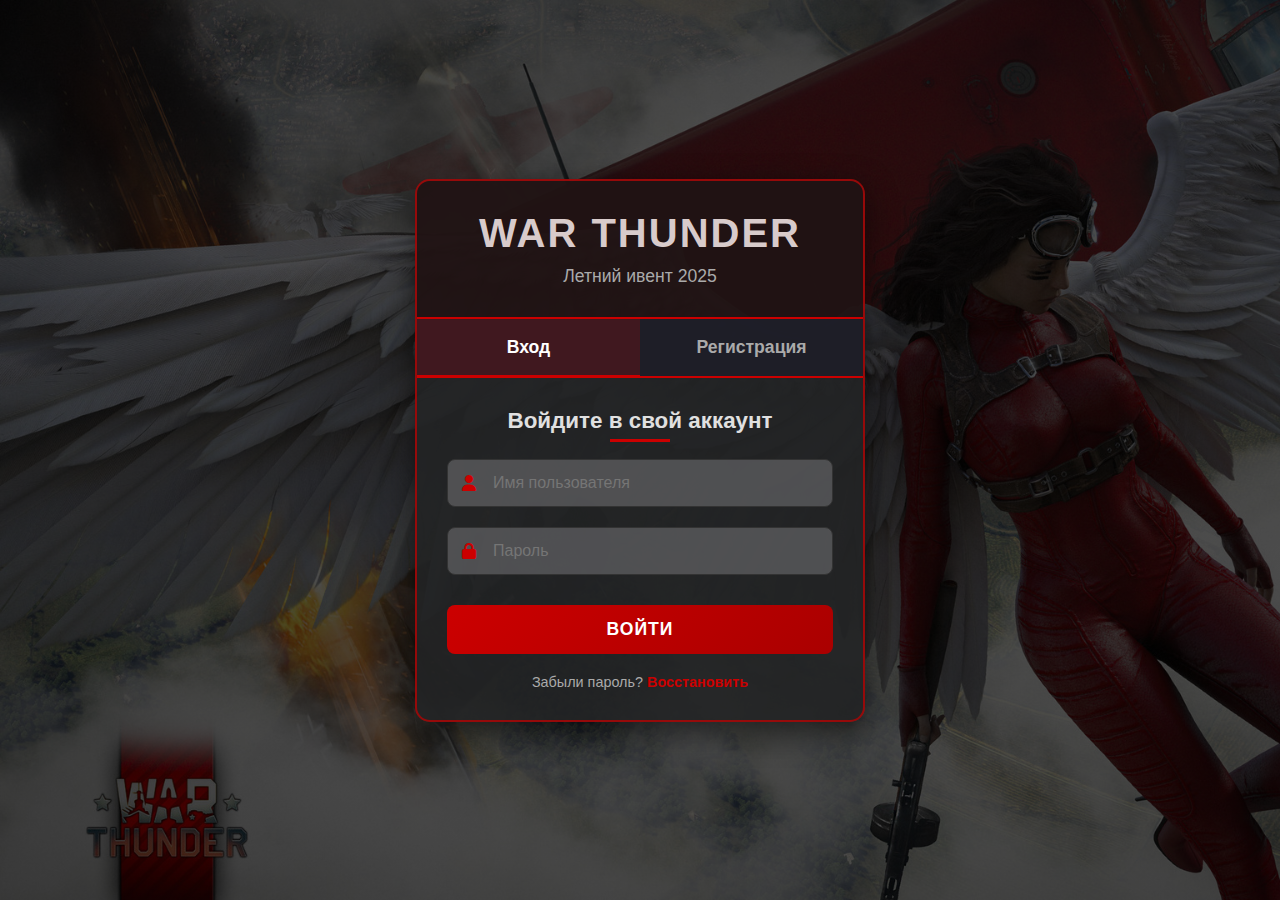
<file: html/reg.html>
<!DOCTYPE html>
<html lang="ru">
<head>
    <meta charset="UTF-8">
    <meta name="viewport" content="width=device-width, initial-scale=1.0">
    <title>War Thunder Summer Event | Авторизация</title>
    <link rel="stylesheet" href="https://cdnjs.cloudflare.com/ajax/libs/font-awesome/6.4.0/css/all.min.css">
    <link rel="stylesheet" href="../style/reg_v.css"></link>
</head>
<body>
    <div class="tank-bg"></div>
    
    <div class="container">
        <div class="header">
            <div class="logo">WAR THUNDER</div>
            <div class="subtitle">Летний ивент 2025</div>
        </div>
        
        <div class="tabs">
            <div class="tab active" data-tab="login">Вход</div>
            <div class="tab" data-tab="register">Регистрация</div>
        </div>
        
        <div class="forms-container">
          
            <form id="login-form" class="form active">
                <h2 class="form-title">Войдите в свой аккаунт</h2>
                
                <div id="login-message" class="message"></div>
                
                <div class="form-group">
                    <i class="fas fa-user"></i>
                    <input type="text" class="form-control" id="login-username" placeholder="Имя пользователя" required>
                </div>
                
                <div class="form-group">
                    <i class="fas fa-lock"></i>
                    <input type="password" class="form-control" id="login-password" placeholder="Пароль" required>
                    <span class="password-toggle" id="login-toggle">
                      
                    </span>
                </div>
                
                <button type="submit" class="btn">Войти</button>
                
                <div class="form-footer">
                    Забыли пароль? <a href="#">Восстановить</a>
                </div>
            </form>
            
         
            <form id="register-form" class="form">
                <h2 class="form-title">Создать новый аккаунт</h2>
                
                <div id="register-message" class="message"></div>
                
                <div class="form-group">
                    <i class="fas fa-user"></i>
                    <input type="text" class="form-control" id="register-username" placeholder="Имя пользователя" required>
                </div>
                
                <div class="form-group">
                    <i class="fas fa-envelope"></i>
                    <input type="email" class="form-control" id="register-email" placeholder="Email" required>
                </div>
                
                <div class="form-group">
                    <i class="fas fa-lock"></i>
                    <input type="password" class="form-control" id="register-password" placeholder="Пароль" required>
                    <span class="password-toggle" id="register-toggle">
                        
                    </span>
                </div>
                
                <div class="form-group">
                    <i class="fas fa-lock"></i>
                    <input type="password" class="form-control" id="register-confirm" placeholder="Подтвердите пароль" required>
                </div>
                
                <button type="submit" class="btn">Зарегистрироваться</button>
                
                <div class="form-footer">
                    Нажимая кнопку, вы соглашаетесь с <a href="#">правилами</a>
                </div>
            </form>
        </div>
    </div>
    
    <script src="../script/reg_s.js">
        
    </script>
</body>
</html>
</file>
<file: style/style.css>
* {
       margin: 0;
       padding: 0;
       box-sizing: border-box;
   }
   
   body {
       font-family: 'Roboto', sans-serif;
       background-color: #121212;
       color: #e0e0e0;
       line-height: 1.6;
   }
   
   header {
       background: rgba(20, 20, 20, 0.95);
       padding: 1rem 5%;
       display: flex;
       justify-content: space-between;
       align-items: center;
       position: fixed;
       top: 0;
       width: 100%;
       z-index: 1000;
       border-bottom: 2px solid #c00;
   }
   
   .logo-text {
       font-size: 1.6rem;
       font-weight: 700;
       color: #c00;
       text-transform: uppercase;
       letter-spacing: 2px;
       text-shadow: 0 0 10px rgba(200, 0, 0, 0.5);
   }
   
   nav ul {
       display: flex;
       list-style: none;
       gap: 1.5rem;
   }
   
   nav a {
       color: #e0e0e0;
       text-decoration: none;
       font-weight: 500;
       font-size: 0.9rem;
       transition: color 0.3s;
       position: relative;
       padding: 5px 0;
   }
   
   nav a.active::after {
       content: '';
       position: absolute;
       bottom: 0;
       left: 0;
       width: 100%;
       height: 2px;
       background: #c00;
   }
   
   nav a:hover {
       color: #c00;
   }
   
   .auth-buttons {
       display: flex;
       gap: 0.8rem;
   }
   
   .btn {
       padding: 0.6rem 1.2rem;
       border: none;
       border-radius: 3px;
       font-weight: 500;
       cursor: pointer;
       transition: all 0.3s;
       font-size: 0.8rem;
   }
   
   .btn-login {
       background: transparent;
       border: 1px solid #c00;
       color: #e0e0e0;
   }
   
   .btn-login:hover {
       background: rgba(200, 0, 0, 0.2);
   }
   
   .btn-register {
       background: #c00;
       color: #fff;
   }
   
   .btn-register:hover {
       background: #a00;
   }
   
   .hero {
       height: 100vh;
       display: flex;
       flex-direction: column;
       justify-content: center;
       align-items: center;
       text-align: center;
       padding: 0 5%;
       background: linear-gradient(rgba(0, 0, 0, 0.7), rgba(0, 0, 0, 0.7)), url('../images/backround.jpeg');
       background-size: cover;
       background-position: center;
       background-repeat: no-repeat;
   }
   
   .hero h1 {
       font-size: 2.5rem;
       margin-bottom: 1rem;
       color: #c00;
       letter-spacing: 2px;
   }
   
   .hero h2 {
       font-size: 1.4rem;
       margin-bottom: 1.5rem;
       color: #e0e0e0;
       font-weight: 400;
   }
   
   .event-date {
       font-size: 1.2rem;
       margin-bottom: 2rem;
       color: #c00;
   }
   
   .timer {
       display: flex;
       gap: 1rem;
       margin-bottom: 2rem;
       justify-content: center;
   }
   
   .timer-item {
       display: flex;
       flex-direction: column;
       align-items: center;
       background: rgba(40, 40, 40, 0.8);
       padding: 1rem;
       border-radius: 5px;
       min-width: 80px;
       border: 1px solid #c00;
   }
   
   .timer-value {
       font-size: 2rem;
       font-weight: 700;
       color: #c00;
       margin-bottom: 0.3rem;
   }
   
   .timer-label {
       font-size: 0.9rem;
       color: #aaa;
   }
   
   .btn-hero {
       padding: 0.8rem 2rem;
       font-size: 1rem;
       background: #c00;
       border: none;
       border-radius: 3px;
       color: #fff;
       font-weight: 600;
       cursor: pointer;
       transition: all 0.3s;
   }
   
   .btn-hero:hover {
       background: #a00;
       transform: translateY(-3px);
       box-shadow: 0 5px 15px rgba(200, 0, 0, 0.4);
   }
   
   .section {
       padding: 4rem 10%;
       background: #1a1a1a;
   }
   
   .section-title {
       font-size: 1.8rem;
       text-align: center;
       margin-bottom: 2rem;
       color: #c00;
       padding-bottom: 10px;
       border-bottom: 2px solid #c00;
   }
   
   .about-content {
       display: flex;
       gap: 2rem;
       align-items: center;
   }
   
   .about-text {
       flex: 1;
       padding: 1.5rem;
   }
   
   .about-text p {
       margin-bottom: 1.2rem;
       line-height: 1.7;
       color: #ccc;
   }
   
   .about-image {
       flex: 1;
       height: 300px;
       border-radius: 5px;
       background: url('../images/teh.jpg');
       background-size: cover;
       background-position: center;
       position: relative;
   }
   
   .image-overlay {
       position: absolute;
       top: 0;
       left: 0;
       width: 100%;
       background: rgba(200, 0, 0, 0.7);
       color: #fff;
       padding: 10px;
       font-weight: 500;
       text-align: center;
       font-size: 1.1rem;
       box-sizing: border-box;
       overflow-wrap: break-word;
   }
   
   .gifts {
       background: #222;
       padding: 4rem 10%;
   }
   
   .gifts-container {
       display: grid;
       grid-template-columns: repeat(auto-fit, minmax(280px, 1fr));
       gap: 1.5rem;
       margin-top: 1.5rem;
   }
   
   .gift-card {
       background: #2a2a2a;
       border-radius: 5px;
       padding: 1.5rem;
       border: 1px solid #444;
       transition: transform 0.7s;
   }
   
   .gift-card:hover {
       transform: translateX(10px) translateY(-5px) scale(1.03);
   }
   
   .gift-title {
       font-size: 1.3rem;
       margin-bottom: 1rem;
       color: #c00;
       text-align: center;
       border-bottom: 1px solid #c00;
       padding-bottom: 0.5rem;
   }
   
   .gift-list {
       list-style: none;
       padding: 0 1rem;
   }
   
   .gift-list li {
       margin-bottom: 0.7rem;
       position: relative;
       padding-left: 1.2rem;
       color: #ccc;
   }
   
   .gift-list li::before {
       content: '•';
       position: absolute;
       left: 0;
       color: #c00;
   }
   
   .footage-section {
       padding: 4rem 10%;
       background: #1a1a1a;
   }
   
   .footage-container {
       display: grid;
       grid-template-columns: repeat(auto-fit, minmax(280px, 1fr));
       gap: 1.5rem;
       margin-top: 1.5rem;
   }
   
   .footage-item {
       height: 200px;
       border-radius: 5px;
       background-size: cover;
       background-position: center;
       position: relative;
       border: 1px solid #444;
   }
   
   .footage-overlay {
       position: absolute;
       top: 0;
       left: 0;
       width: 100%;
       background: rgba(200, 0, 0, 0.8);
       color: #fff;
       padding: 10px;
       font-weight: 500;
       text-align: center;
       box-sizing: border-box;
   }
   
   footer {
       background: #1a1a1a;
       padding: 2rem 10%;
       text-align: center;
       border-top: 1px solid #c00;
   }
   
   .footer-content {
       display: flex;
       justify-content: space-between;
       flex-wrap: wrap;
       gap: 1.5rem;
       margin-bottom: 1.5rem;
   }
   
   .footer-section {
       flex: 1;
       min-width: 200px;
       text-align: left;
   }
   
   .footer-title {
       font-size: 1.2rem;
       margin-bottom: 1rem;
       color: #c00;
   }
   
   .footer-links {
       list-style: none;
   }
   
   .footer-links li {
       margin-bottom: 0.6rem;
   }
   
   .footer-links a {
       color: #ccc;
       text-decoration: none;
       transition: color 0.3s;
   }
   
   .footer-links a:hover {
       color: #c00;
   }
   
   .copyright {
       margin-top: 1.5rem;
       padding-top: 1rem;
       border-top: 1px solid #333;
       color: #777;
       font-size: 0.85rem;
   }
   
   @media (max-width: 992px) {
       .hero h1 {
           font-size: 2rem;
       }
       .image-overlay {
           display: none;
       }
       .about-content {
           flex-direction: column;
       }
   }
   
   @media (max-width: 768px) {
       header {
           flex-direction: row;
           padding: 0.7rem 5%;
           flex-wrap: wrap;
       }
       .logo-text {
           font-size: 1.4rem;
           padding: 0.3rem 0;
       }
       nav ul {
           gap: 1rem;
           flex-wrap: wrap;
           justify-content: center;
           order: 3;
           width: 100%;
           margin-top: 0.8rem;
       }
       .hero h1 {
           font-size: 1.7rem;
           margin-top: 80px;
       }
       .hero h2 {
           font-size: 1.1rem;
       }
       .event-date {
           font-size: 1rem;
       }
       .section {
           padding: 3rem 5%;
       }
       .image-overlay {
           display: none;
       }
   }
   
   @media (max-width: 576px) {
       header {
           padding: 0.5rem 5%;
       }
       .logo-text {
           font-size: 1.2rem;
           letter-spacing: 1px;
       }
       nav ul {
           gap: 0.7rem;
           margin-top: 0.6rem;
       }
       nav a {
           font-size: 0.75rem;
           padding: 3px 0;
       }
       .auth-buttons {
           gap: 0.4rem;
       }
       .btn {
           padding: 0.4rem 0.8rem;
           font-size: 0.7rem;
       }
       .hero {
           padding-top: 70px;
       }
       .hero h1 {
           font-size: 1.5rem;
           margin-top: 0;
       }
       .hero h2 {
           font-size: 0.95rem;
           padding: 0 10px;
       }
       .event-date {
           font-size: 0.9rem;
       }
       .timer {
           flex-wrap: wrap;
           gap: 0.6rem;
       }
       .timer-item {
           min-width: 65px;
           padding: 0.7rem;
       }
       .timer-value {
           font-size: 1.5rem;
       }
       .btn-hero {
           padding: 0.7rem 1.5rem;
           font-size: 0.9rem;
       }
       .section-title {
           font-size: 1.5rem;
       }
       .about-image {
           height: 200px;
       }
       .image-overlay {
           display: none;
       }
   }
   
   @media (max-width: 400px) {
       .logo-text {
           font-size: 1rem;
       }
       nav ul {
           gap: 0.5rem;
       }
       nav a {
           font-size: 0.7rem;
       }
       .btn {
           padding: 0.3rem 0.6rem;
           font-size: 0.65rem;
       }
       .hero h1 {
           font-size: 1.3rem;
       }
       .hero h2 {
           font-size: 0.85rem;
       }
       .timer-item {
           min-width: 55px;
           padding: 0.6rem;
       }
       .timer-value {
           font-size: 1.3rem;
       }
       .timer-label {
           font-size: 0.75rem;
       }
       .image-overlay {
           display: none;
       }
       .section-title {
           font-size: 1.3rem;
       }
   }
   
   @media (min-width: 2560px) {
       .hero {
           background-size: 100% auto;
       }
   }
</file>
<file: event War Thunder/style/style.css>
* {
    margin: 0;
    padding: 0;
    box-sizing: border-box;
}

body {
    font-family: 'Roboto', sans-serif;
    background-color: #121212;
    color: #e0e0e0;
    line-height: 1.6;
}

header {
    background: rgba(20, 20, 20, 0.95);
    padding: 1rem 5%;
    display: flex;
    justify-content: space-between;
    align-items: center;
    position: fixed;
    top: 0;
    width: 100%;
    z-index: 1000;
    border-bottom: 2px solid #c00;
}

.logo-text {
    font-size: 1.6rem;
    font-weight: 700;
    color: #c00;
    text-transform: uppercase;
    letter-spacing: 2px;
     text-shadow: 0 0 10px rgba(200, 0, 0, 0.5);
 
}

nav ul {
    display: flex;
    list-style: none;
    gap: 1.5rem;
}

nav a {
    color: #e0e0e0;
    text-decoration: none;
    font-weight: 500;
    font-size: 0.9rem;
    transition: color 0.3s;
   
}

nav a.active::after {
    content: '';
    position: absolute;
    bottom: 0;
    left: 0;
    width: 100%;
    height: 2px;
    background: #c00;
}
nav a:hover {
    color: #c00;
}

.auth-buttons {
    display: flex;
    gap: 0.8rem;
}

.btn {
    padding: 0.6rem 1.2rem;
    border: none;
    border-radius: 3px;
    font-weight: 500;
    cursor: pointer;
    transition: all 0.3s;
    font-size: 0.8rem;
}

.btn-login {
    background: transparent;
    border: 1px solid #c00;
    color: #e0e0e0;
}

.btn-login:hover {
    background: rgba(200, 0, 0, 0.2);
}

.btn-register {
    background: #c00;
    color: #fff;
}

.btn-register:hover {
    background: #a00;
}



.hero {
    height: 100vh;
    display: flex;
    flex-direction: column;
    justify-content: center;
    align-items: center;
    text-align: center;
    padding: 0 5%;
    background: linear-gradient(rgba(0, 0, 0, 0.7), rgba(0, 0, 0, 0.7)), url('../images/backround.jpeg');
    background-size: auto;
    background-position: center;
}

.hero h1 {
    font-size: 2.5rem;
    margin-bottom: 1rem;
    color: #c00;
    letter-spacing: 2px;
}

.hero h2 {
    font-size: 1.4rem;
    margin-bottom: 1.5rem;
    color: #e0e0e0;
    font-weight: 400;
}

.event-date {
    font-size: 1.2rem;
    margin-bottom: 2rem;
    color: #c00;
}

.timer {
    display: flex;
    gap: 1rem;
    margin-bottom: 2rem;
    justify-content: center;
}

.timer-item {
    display: flex;
    flex-direction: column;
    align-items: center;
    background: rgba(40, 40, 40, 0.8);
    padding: 1rem;
    border-radius: 5px;
    min-width: 80px;
    border: 1px solid #c00;
}

.timer-value {
    font-size: 2rem;
    font-weight: 700;
    color: #c00;
    margin-bottom: 0.3rem;
}

.timer-label {
    font-size: 0.9rem;
    color: #aaa;
}

.btn-hero {
    padding: 0.8rem 2rem;
    font-size: 1rem;
    background: #c00;
    border: none;
    border-radius: 3px;
    color: #fff;
    font-weight: 600;
    cursor: pointer;
    transition: all 0.3s;
}

.btn-hero:hover {
    background: #a00;
    transform: translateY(-3px);
    box-shadow: 0 5px 15px rgba(200, 0, 0, 0.4);
}

.section {
    padding: 4rem 10%;
    background: #1a1a1a;
}

.section-title {
    font-size: 1.8rem;
    text-align: center;
    margin-bottom: 2rem;
    color: #c00;
    padding-bottom: 10px;
    border-bottom: 2px solid #c00;
}

.about-content {
    display: flex;
    gap: 2rem;
    align-items: center;
}

.about-text {
    flex: 1;
    padding: 1.5rem;
}

.about-text p {
    margin-bottom: 1.2rem;
    line-height: 1.7;
    color: #ccc;
}

.about-image {
    flex: 1;
    height: 300px;
    border-radius: 5px;
    background: url('../images/teh.jpg');
    background-size: cover;
    background-position: center;
    position: relative;
}

.image-overlay {
    position: absolute;
    top: 0;
    left: 0;
    width: 100%;
    background: rgba(200, 0, 0, 0.7);
    color: #fff;
    padding: 10px;
    font-weight: 500;
    text-align: center;
}

.gifts {
    background: #222;
    padding: 4rem 10%;
}

.gifts-container {
    display: grid;
    grid-template-columns: repeat(auto-fit, minmax(280px, 1fr));
    gap: 1.5rem;
    margin-top: 1.5rem;
}

.gift-card {
    background: #2a2a2a;
    border-radius: 5px;
    padding: 1.5rem;
    border: 1px solid #444;
    transition: transform 0.7s;
}
.gift-card:hover{

transform: translateX(10px) translateY(-5px) scale(1.03) ;
}
.gift-title {
    font-size: 1.3rem;
    margin-bottom: 1rem;
    color: #c00;
    text-align: center;
    border-bottom: 1px solid #c00;
    padding-bottom: 0.5rem;
}

.gift-list {
    list-style: none;
    padding: 0 1rem;
}

.gift-list li {
    margin-bottom: 0.7rem;
    position: relative;
    padding-left: 1.2rem;
    color: #ccc;
}

.gift-list li::before {
    content: '•';
    position: absolute;
    left: 0;
    color: #c00;
}

.footage-section {
    padding: 4rem 10%;
    background: #1a1a1a;
}

.footage-container {
    display: grid;
    grid-template-columns: repeat(auto-fit, minmax(280px, 1fr));
    gap: 1.5rem;
    margin-top: 1.5rem;
}

.footage-item {
    height: 200px;
    border-radius: 5px;
    background-size: cover;
    background-position: center;
    position: relative;
    border: 1px solid #444;
}

.footage-overlay {
    position: absolute;
    top: 0;
    left: 0;
    width: 100%;
    background: rgba(200, 0, 0, 0.8);
    color: #fff;
    padding: 10px;
    font-weight: 500;
    text-align: center;
}

footer {
    background: #1a1a1a;
    padding: 2rem 10%;
    text-align: center;
    border-top: 1px solid #c00;
}

.footer-content {
    display: flex;
    justify-content: space-between;
    flex-wrap: wrap;
    gap: 1.5rem;
    margin-bottom: 1.5rem;
}

.footer-section {
    flex: 1;
    min-width: 200px;
    text-align: left;
}

.footer-title {
    font-size: 1.2rem;
    margin-bottom: 1rem;
    color: #c00;
}

.footer-links {
    list-style: none;
}

.footer-links li {
    margin-bottom: 0.6rem;
}

.footer-links a {
    color: #ccc;
    text-decoration: none;
    transition: color 0.3s;
}

.footer-links a:hover {
    color: #c00;
}

.copyright {
    margin-top: 1.5rem;
    padding-top: 1rem;
    border-top: 1px solid #333;
    color: #777;
    font-size: 0.85rem;
}

@media (max-width: 992px) {
    .hero h1 {
        font-size: 2rem;
    }
    .about-content {
        flex-direction: column;
    }
}

@media (max-width: 768px) {
    header {
        flex-direction: column;
        padding: 1rem;
        gap: 1rem;
    }
    nav ul {
        gap: 1rem;
        flex-wrap: wrap;
        justify-content: center;
    }
    .hero h1 {
        font-size: 1.7rem;
    }
    .hero h2 {
        font-size: 1.2rem;
    }
    .event-date {
        font-size: 1rem;
    }
    .timer {
        flex-wrap: wrap;
    }
    .section {
        padding: 3rem 5%;
    }
}

@media (max-width: 576px) {
    .hero h1 {
        font-size: 1.5rem;
    }
    .timer-item {
        min-width: 65px;
        padding: 0.7rem;
    }
    .timer-value {
        font-size: 1.5rem;
    }
    .section-title {
        font-size: 1.5rem;
    }
    .btn-hero {
        padding: 0.7rem 1.5rem;
        font-size: 0.9rem;
    }
}
</file>
<file: style/calendar.css>
* {
     margin: 0;
     padding: 0;
     box-sizing: border-box;
     font-family: 'Roboto', sans-serif;
 }
 
 body {
     background-color: #121212;
     color: #e0e0e0;
     line-height: 1.6;
     background-image: url('../images/backround_calendar.jpg'), radial-gradient(circle at 20% 30%, rgba(40, 40, 50, 0.1) 0%, transparent 80%), radial-gradient(circle at 80% 70%, rgba(200, 0, 0, 0.05) 0%, transparent 80%);
     background-size: cover;
     background-position: center;
     background-attachment: fixed;
     background-blend-mode: overlay;
     min-height: 100vh;
 }
 
 header {
     background: rgba(20, 20, 20, 0.95);
     padding: 0.6rem 5%;
     display: flex;
     justify-content: space-between;
     align-items: center;
     position: fixed;
     top: 0;
     width: 100%;
     z-index: 1000;
     border-bottom: 2px solid #c00;
     box-shadow: 0 5px 15px rgba(0, 0, 0, 0.7);
 }
 
 .logo-text {
     font-size: 1.4rem;
     font-weight: 700;
     color: #c00;
     letter-spacing: 2px;
     text-transform: uppercase;
     text-shadow: 0 0 10px rgba(200, 0, 0, 0.5);
 }
 
 nav ul {
     display: flex;
     list-style: none;
     gap: 1.8rem;
 }
 
 nav a {
     color: #e0e0e0;
     text-decoration: none;
     font-weight: 500;
     font-size: 0.95rem;
     transition: color 0.3s;
     position: relative;
     padding: 0.5rem 0;
 }
 
 nav a.active {
     color: #c00;
 }
 
 nav a.active::after {
     content: '';
     position: absolute;
     bottom: 0;
     left: 0;
     width: 100%;
     height: 2px;
     background: #c00;
 }
 
 .auth-buttons {
     display: flex;
     gap: 0.8rem;
 }
 
 .btn {
     padding: 0.6rem 1.2rem;
     border: none;
     border-radius: 3px;
     font-weight: 500;
     cursor: pointer;
     transition: all 0.3s;
     font-size: 0.85rem;
 }
 
 .btn-login {
     background: transparent;
     border: 1px solid #c00;
     color: #e0e0e0;
 }
 
 .btn-login:hover {
     background: rgba(200, 0, 0, 0.2);
 }
 
 .btn-register {
     background: #c00;
     color: #fff;
 }
 
 .btn-register:hover {
     background: #a00;
 }
 
 .calendar-hero {
     padding: 130px 5% 60px;
     text-align: center;
 }
 
 .calendar-hero h1 {
     font-size: 2.8rem;
     margin-bottom: 1.5rem;
     color: #c00;
     letter-spacing: 3px;
     text-transform: uppercase;
     text-shadow: 0 0 15px rgba(200, 0, 0, 0.7);
 }
 
 .calendar-hero h2 {
     font-size: 1.5rem;
     margin-bottom: 2rem;
     color: #e0e0e0;
     font-weight: 400;
     max-width: 800px;
     margin: 0 auto 2rem;
     background: rgba(30, 30, 40, 0.6);
     padding: 15px;
     border-radius: 8px;
     line-height: 1.9;
 }
 
 .calendar-container {
     max-width: 1400px;
     margin: 0 auto;
     padding: 0 20px;
 }
 
 .section-title {
     font-size: 2rem;
     text-align: center;
     margin-bottom: 2.5rem;
     color: #c00;
     padding-bottom: 15px;
     border-bottom: 2px solid #c00;
     text-shadow: 0 0 8px rgba(200, 0, 0, 0.5);
     letter-spacing: 1px;
 }
 
 .calendar-grid {
     display: grid;
     grid-template-columns: repeat(7, 1fr);
     gap: 18px;
 }
 
 .calendar-header {
     text-align: center;
     font-weight: 500;
     color: #c00;
     text-transform: uppercase;
     font-size: 1.1rem;
     padding: 15px 0;
     border-bottom: 1px solid #c00;
     background: rgba(30, 30, 40, 0.8);
     border-radius: 8px;
     letter-spacing: 1px;
 }
 
 .calendar-day {
     height: 200px;
     perspective: 1000px;
 }
 
 .card {
     position: relative;
     width: 100%;
     height: 100%;
     transform-style: preserve-3d;
     transition: transform 0.8s;
     cursor: pointer;
     border-radius: 8px;
     box-shadow: 0 8px 25px rgba(0, 0, 0, 0.7);
 }
 
 .card:hover {
     box-shadow: 0 0 25px rgba(200, 0, 0, 0.6);
 }
 
 .card.flipped {
     transform: rotateY(180deg);
 }
 
 .card-front,
 .card-back {
     position: absolute;
     width: 100%;
     height: 100%;
     backface-visibility: hidden;
     display: flex;
     flex-direction: column;
     justify-content: center;
     align-items: center;
     padding: 15px;
     border-radius: 8px;
     overflow: hidden;
 }
 
 .card-front {
     background: linear-gradient(135deg, rgba(30, 30, 40, 0.9) 0%, rgba(50, 50, 60, 0.9) 100%);
     border: 1px solid #444;
 }
 
 .card-back {
     background: linear-gradient(135deg, rgba(40, 40, 50, 0.95) 0%, rgba(60, 60, 70, 0.95) 100%);
     border: 1px solid #c00;
     transform: rotateY(180deg);
     text-align: center;
     overflow-y: auto;
 }
 
 .day-number {
     font-size: 2.5rem;
     font-weight: bold;
     color: #c00;
     margin-bottom: 5px;
     text-shadow: 0 0 10px rgba(200, 0, 0, 0.4);
 }
 
 .event-title {
     font-size: 1rem;
     color: #e0e0e0;
     text-align: center;
     font-weight: 500;
     padding: 0 10px;
     margin-top: 10px;
 }
 
 .event-type {
     display: inline-block;
     padding: 5px 15px;
     background: rgba(200, 0, 0, 0.3);
     border-radius: 20px;
     font-size: 0.85rem;
     margin-top: 10px;
     color: #e0e0e0;
     text-transform: uppercase;
     letter-spacing: 1px;
     font-weight: 500;
 }
 
 .event-description {
     color: #ccc;
     font-size: 0.9rem;
     line-height: 1.6;
     margin-top: 10px;
     text-align: left;
 }
 
 .event-rewards {
     margin-top: 15px;
     padding-top: 15px;
     border-top: 1px solid rgba(200, 0, 0, 0.5);
     font-size: 0.85rem;
     color: #e0e0e0;
     width: 100%;
     text-align: left;
 }
 
 .reward-item {
     display: flex;
     align-items: center;
     margin-bottom: 8px;
 }
 
 .empty {
     background: rgba(30, 30, 40, 0.5);
     border: 1px dashed #444;
     border-radius: 8px;
     display: flex;
     justify-content: center;
     align-items: center;
     color: #555;
     font-size: 1.8rem;
     font-weight: bold;
 }
 
 .today .card-front {
     border: 2px solid #c00;
     background: linear-gradient(135deg, rgba(200, 0, 0, 0.15) 0%, rgba(30, 30, 40, 0.9) 100%);
     box-shadow: 0 0 20px rgba(200, 0, 0, 0.5);
 }
 
 .today .day-number {
     color: #fff;
     background: #c00;
     width: 50px;
     height: 50px;
     display: flex;
     align-items: center;
     justify-content: center;
     border-radius: 50%;
     margin-bottom: 10px;
     box-shadow: 0 0 15px rgba(200, 0, 0, 0.7);
 }
 
 .modal {
     display: none;
     position: fixed;
     z-index: 2000;
     left: 0;
     top: 0;
     width: 100%;
     height: 100%;
     background-color: rgba(0, 0, 0, 0.9);
     overflow: auto;
 }
 
 .modal-content {
     background: linear-gradient(135deg, rgba(40, 40, 50, 0.95) 0%, rgba(60, 60, 70, 0.95) 100%);
     margin: 5% auto;
     padding: 30px;
     border: 2px solid #c00;
     border-radius: 10px;
     width: 80%;
     max-width: 700px;
     color: #e0e0e0;
     box-shadow: 0 0 30px rgba(200, 0, 0, 0.6);
     position: relative;
 }
 
 .close {
     color: #aaa;
     float: right;
     font-size: 28px;
     font-weight: bold;
     cursor: pointer;
 }
 
 .close:hover {
     color: #fff;
 }
 
 .modal-day-number {
     font-size: 3rem;
     font-weight: bold;
     color: #c00;
     margin-bottom: 15px;
     text-shadow: 0 0 15px rgba(200, 0, 0, 0.5);
     text-align: center;
 }
 
 .modal-event-title {
     font-size: 1.8rem;
     color: #fff;
     text-align: center;
     margin-bottom: 15px;
     text-shadow: 0 0 10px rgba(200, 0, 0, 0.3);
 }
 
 .modal-event-type {
     display: inline-block;
     padding: 8px 20px;
     background: rgba(200, 0, 0, 0.4);
     border-radius: 25px;
     font-size: 1rem;
     margin-bottom: 20px;
     color: #e0e0e0;
     text-transform: uppercase;
     letter-spacing: 1px;
     font-weight: 500;
 }
 
 .modal-event-description {
     color: #e0e0e0;
     font-size: 1.1rem;
     line-height: 1.7;
     margin-bottom: 25px;
     text-align: left;
     padding: 0 15px;
 }
 
 .modal-event-rewards {
     margin-top: 20px;
     padding-top: 20px;
     border-top: 1px solid rgba(200, 0, 0, 0.5);
     font-size: 1rem;
     color: #e0e0e0;
     text-align: left;
 }
 
 .modal-reward-item {
     display: flex;
     align-items: center;
     margin-bottom: 12px;
     font-size: 1.1rem;
 }
 
 footer {
     background: rgba(20, 20, 20, 0.9);
     padding: 2rem 10%;
     text-align: center;
     border-top: 1px solid #c00;
     margin-top: 80px;
 }
 
 .footer-content {
     display: flex;
     justify-content: space-between;
     flex-wrap: wrap;
     gap: 1.5rem;
     margin-bottom: 1.5rem;
     max-width: 1200px;
     margin: 0 auto;
 }
 
 .footer-section {
     flex: 1;
     min-width: 200px;
     text-align: left;
 }
 
 .footer-title {
     font-size: 1.3rem;
     margin-bottom: 1rem;
     color: #c00;
 }
 
 .footer-links {
     list-style: none;
 }
 
 .footer-links li {
     margin-bottom: 0.6rem;
 }
 
 .footer-links a {
     color: #ccc;
     text-decoration: none;
     transition: color 0.3s;
 }
 
 .footer-links a:hover {
     color: #c00;
 }
 
 .copyright {
     margin-top: 1.5rem;
     padding-top: 1rem;
     border-top: 1px solid #333;
     color: #777;
     font-size: 0.9rem;
 }
 
 @media (max-width: 1200px) {
     .calendar-grid {
         grid-template-columns: repeat(5, 1fr);
     }
 }
 
 @media (max-width: 992px) {
     .calendar-grid {
         grid-template-columns: repeat(4, 1fr);
     }
 }
 
 @media (max-width: 768px) {
     header {
         flex-direction: column;
         padding: 0.4rem 5%;
         gap: 0.8rem;
     }
     .logo-text {
         font-size: 1.3rem;
     }
     nav ul {
         gap: 0.8rem;
     }
 }
 
 @media (max-width: 576px) {
     header {
         padding: 0.3rem 5%;
     }
     .logo-text {
         font-size: 1.1rem;
         letter-spacing: 1px;
     }
     nav a {
         font-size: 0.7rem;
     }
     .btn {
         padding: 0.3rem 0.6rem;
         font-size: 0.65rem;
     }
 }
</file>
<file: style/reg_v.css>
* {
      margin: 0;
      padding: 0;
      box-sizing: border-box;
      font-family: 'Segoe UI', Tahoma, Geneva, Verdana, sans-serif;
  }
  
  body {
      background-image: linear-gradient(rgba(0, 0, 0, 0.7), rgba(0, 0, 0, 0.7)), url("../images/backround_form.jpg");
      min-height: 100vh;
      display: flex;
      justify-content: center;
      align-items: center;
      background-size: cover;
      height: 100%;
      width: 100%;
  }
  
  .container {
      width: 100%;
      max-width: 450px;
      background: rgba(34, 35, 37, 0.9);
      border-radius: 15px;
      overflow: hidden;
      box-shadow: 0 10px 30px rgba(0, 0, 0, 0.5);
      border: 2px solid rgba(200, 0, 0, 0.7);
      position: relative;
      z-index: 10;
  }
  
  .header {
      background: rgba(30, 4, 4, 0.493);
      padding: 30px 20px;
      text-align: center;
      border-bottom: 2px solid #c00;
  }
  
  .logo {
      font-size: 2.5rem;
      font-weight: 800;
      color: rgb(216, 203, 203);
      letter-spacing: 2px;
      margin-bottom: 10px;
  }
  
  .subtitle {
      font-size: 1.1rem;
      color: #aaa;
      font-weight: 300;
  }
  
  .tabs {
      display: flex;
      background: rgba(30, 30, 40, 0.9);
      border-bottom: 2px solid #c00;
  }
  
  .tab {
      flex: 1;
      padding: 18px;
      text-align: center;
      cursor: pointer;
      font-weight: 600;
      font-size: 1.1rem;
      transition: all 0.3s ease;
      position: relative;
      color: #aaa;
  }
  
  .tab.active {
      color: #fff;
      background: rgba(200, 0, 0, 0.2);
  }
  
  .tab.active::after {
      content: '';
      position: absolute;
      bottom: -2px;
      left: 0;
      width: 100%;
      height: 3px;
      background: #c00;
  }
  
  .forms-container {
      position: relative;
      padding: 30px;
  }
  
  .form {
      display: none;
      animation: fadeIn 0.5s ease;
  }
  
  .form.active {
      display: block;
  }
  
  @keyframes fadeIn {
      from {
          opacity: 0;
          transform: translateY(10px);
      }
      to {
          opacity: 1;
          transform: translateY(0);
      }
  }
  
  .form-title {
      text-align: center;
      margin-bottom: 25px;
      font-size: 1.4rem;
      color: #e0e0e0;
      position: relative;
  }
  
  .form-title::after {
      content: '';
      position: absolute;
      bottom: -8px;
      left: 50%;
      transform: translateX(-50%);
      width: 60px;
      height: 3px;
      background: #c00;
  }
  
  .form-group {
      margin-bottom: 20px;
      position: relative;
  }
  
  .form-group i {
      position: absolute;
      left: 15px;
      top: 50%;
      transform: translateY(-50%);
      color: #c00;
  }
  
  .form-control {
      width: 100%;
      padding: 14px 14px 14px 45px;
      background: rgba(91, 91, 94, 0.8);
      border: 1px solid #333;
      border-radius: 8px;
      color: #fff;
      font-size: 1rem;
      transition: all 0.3s;
  }
  
  .form-control:focus {
      border-color: #c00;
      outline: none;
      box-shadow: 0 0 0 2px rgba(200, 0, 0, 0.3);
  }
  
  .btn {
      width: 100%;
      padding: 14px;
      background: linear-gradient(135deg, #c00 0%, #a00 100%);
      border: none;
      border-radius: 8px;
      color: white;
      font-size: 1.1rem;
      font-weight: 600;
      cursor: pointer;
      transition: all 0.3s;
      margin-top: 10px;
      letter-spacing: 1px;
      text-transform: uppercase;
  }
  
  .btn:hover {
      background: linear-gradient(135deg, #d00 0%, #b00 100%);
      transform: translateY(-2px);
      box-shadow: 0 5px 15px rgba(200, 0, 0, 0.4);
  }
  
  .btn:active {
      transform: translateY(1px);
  }
  
  .form-footer {
      text-align: center;
      margin-top: 20px;
      font-size: 0.9rem;
      color: #aaa;
  }
  
  .form-footer a {
      color: #c00;
      text-decoration: none;
      font-weight: 600;
  }
  
  .form-footer a:hover {
      text-decoration: underline;
  }
  
  .message {
      padding: 15px;
      margin: 15px 0;
      border-radius: 8px;
      text-align: center;
      display: none;
  }
  
  .success {
      background: rgba(46, 125, 50, 0.3);
      border: 1px solid #2e7d32;
      color: #a5d6a7;
  }
  
  .error {
      background: rgba(211, 47, 47, 0.3);
      border: 1px solid #d32f2f;
      color: #ffcdd2;
  }
  
  .password-toggle {
      position: absolute;
      right: 15px;
      top: 50%;
      transform: translateY(-50%);
      color: #aaa;
      cursor: pointer;
  }
  
  @media (max-width: 500px) {
      .container {
          max-width: 95%;
      }
      .header {
          padding: 20px 15px;
      }
      .logo {
          font-size: 2rem;
      }
      .forms-container {
          padding: 20px;
      }
  }
  
  .explosion {
      position: fixed;
      width: 20px;
      height: 20px;
      background: radial-gradient(circle, #ff5722 0%, #ff9800 50%, transparent 70%);
      border-radius: 50%;
      pointer-events: none;
      opacity: 0;
      z-index: 100;
      animation: explode 0.8s ease-out;
  }
</file>
